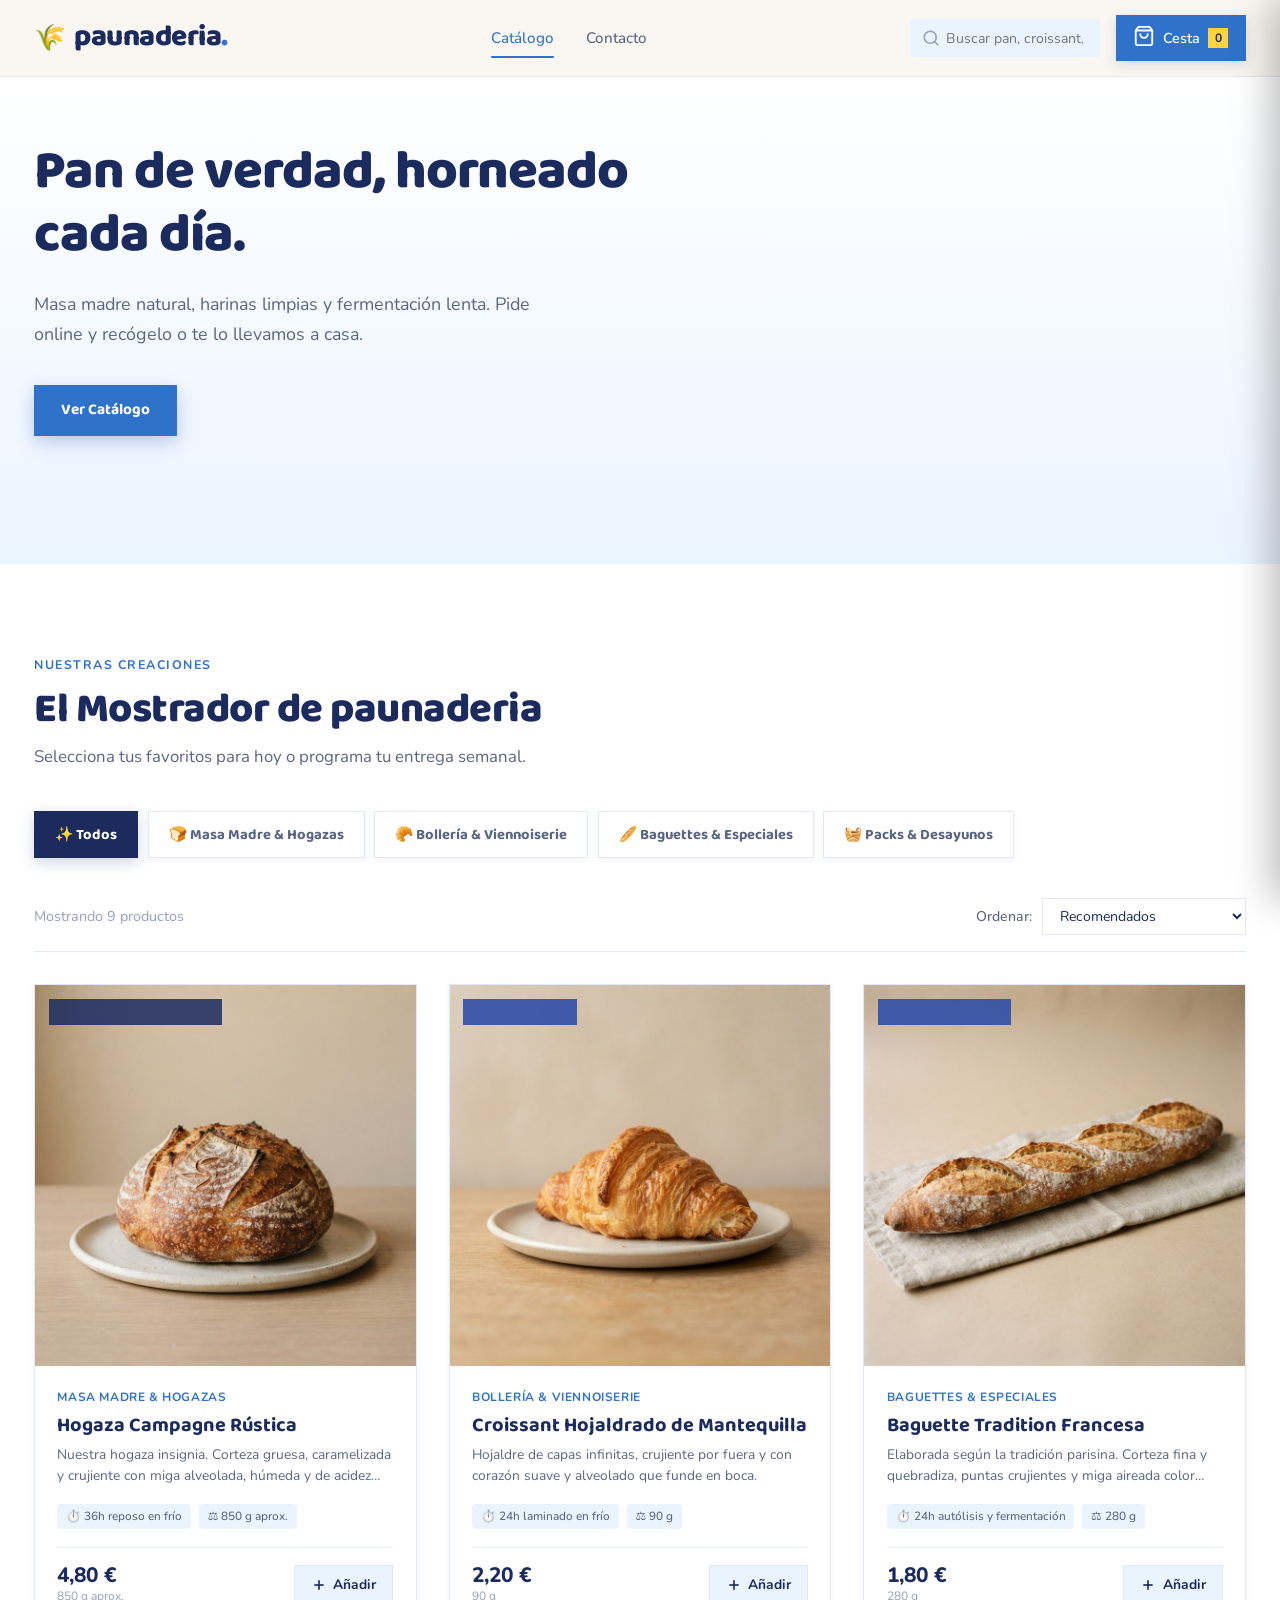
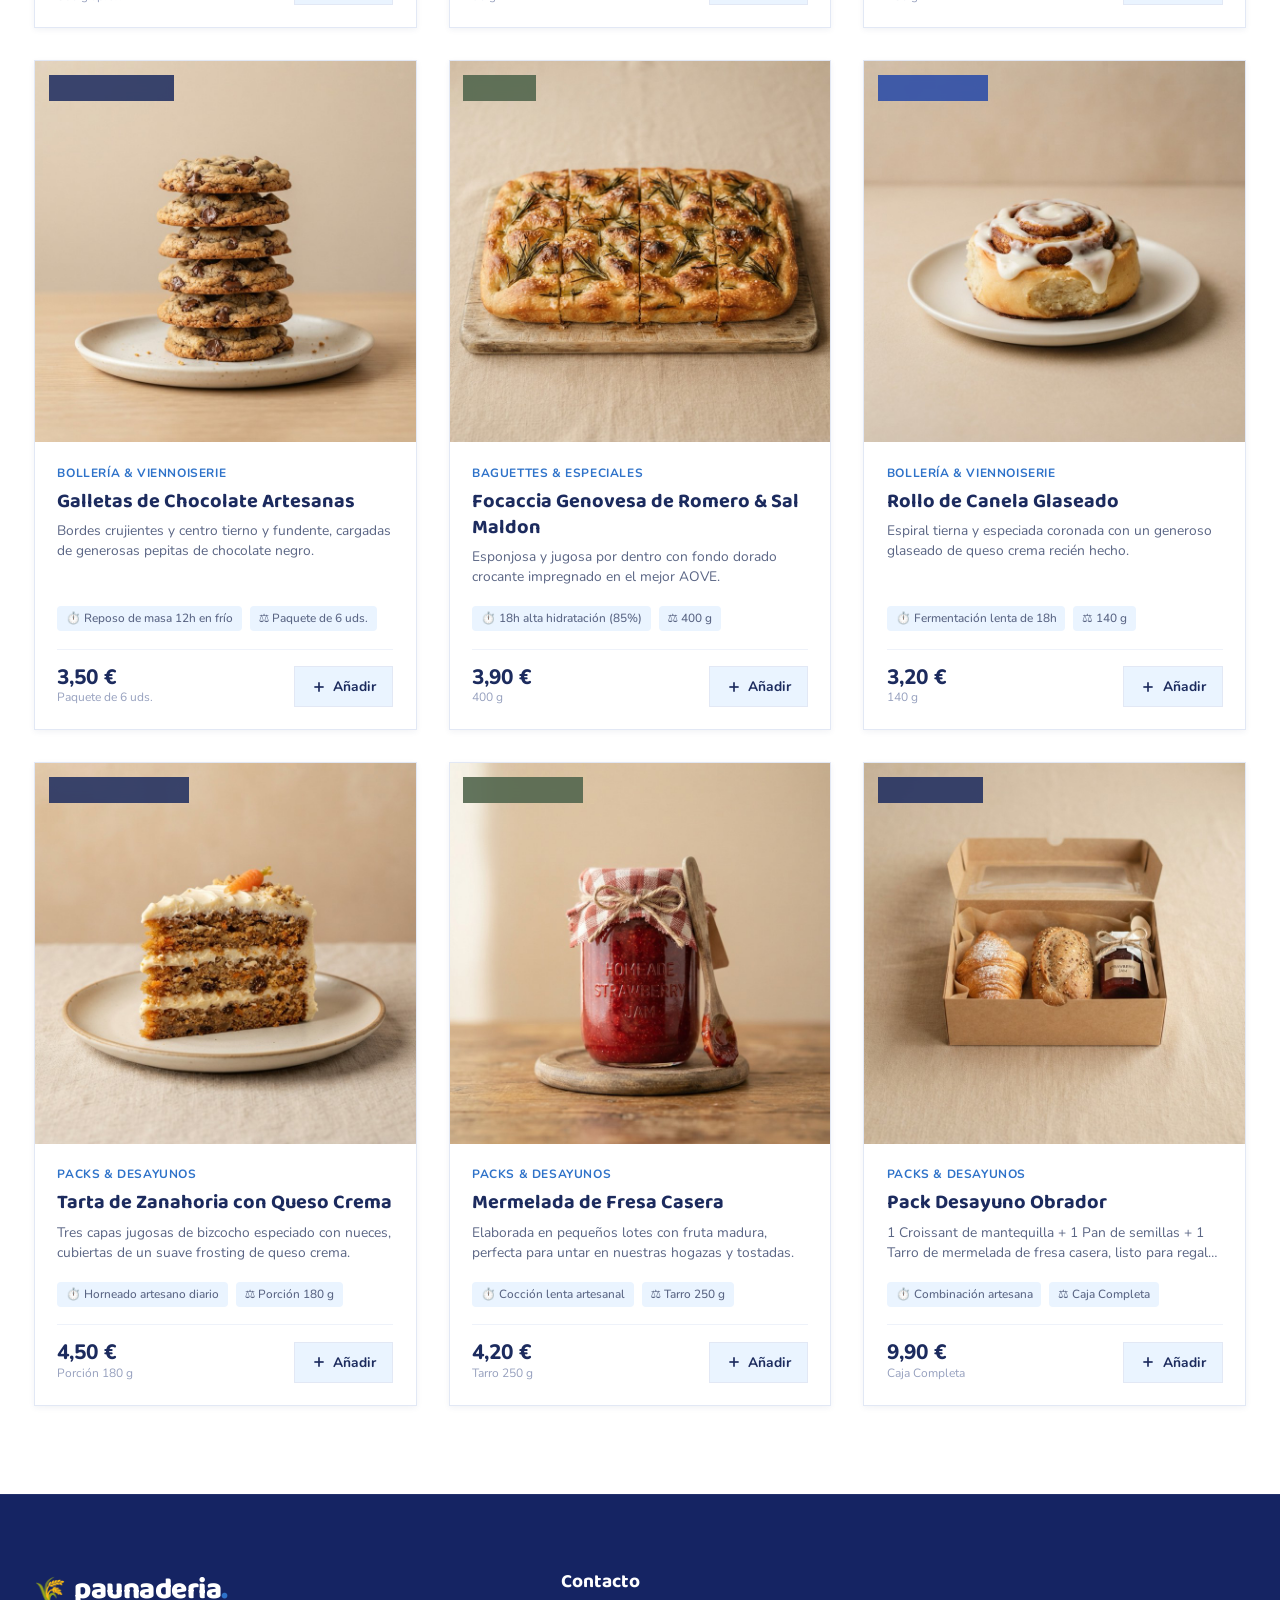
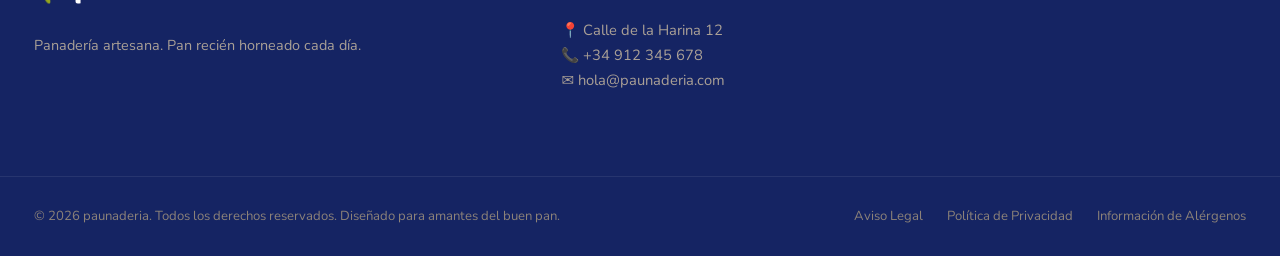
<file: index.html>
<!DOCTYPE html>
<html lang="es">
<head>
  <meta charset="UTF-8">
  <meta name="viewport" content="width=device-width, initial-scale=1.0">
  <title>paunaderia | Panadería Artesanal de Masa Madre & Viennoiserie</title>
  <meta name="description" content="paunaderia: Pan de verdad fermentado lentamente durante más de 30 horas. Harinas ecológicas, masa madre viva y repostería artesana recién horneada.">

  <!-- Open Graph / Twitter Card: many URL-preview and ad-generation tools read these
       tags first instead of crawling the whole page, so a representative product
       photo is exposed here too. -->
  <meta property="og:type" content="website">
  <meta property="og:title" content="paunaderia | Panadería Artesanal">
  <meta property="og:description" content="Pan de masa madre, bollería y repostería artesana. Catálogo completo con fotos y precios en euros.">
  <meta property="og:image" content="assets/images/hogaza-campagne.jpg">
  <meta property="og:image:width" content="800">
  <meta property="og:image:height" content="800">
  <meta name="twitter:card" content="summary_large_image">
  <meta name="twitter:image" content="assets/images/hogaza-campagne.jpg">

  <!-- Machine-readable product feeds for crawlers, scrapers and AI ad-generation tools
       (e.g. Higgsfield) to pull the full catalog + photos directly, without parsing the DOM. -->
  <link rel="alternate" type="application/json" href="products.json" title="paunaderia product feed">
  <link rel="alternate" type="application/json" href="products_feed.json" title="paunaderia ad catalog feed (Meta/Google Shopping schema)">
  <link rel="alternate" type="text/csv" href="products_feed.csv" title="paunaderia ad catalog feed (CSV)">
  <link rel="alternate" type="text/html" href="gallery.html" title="paunaderia raw product photo gallery">

  <!-- Favicon SVG -->
  <link rel="icon" type="image/svg+xml" href="data:image/svg+xml,<svg xmlns='http://www.w3.org/2000/svg' viewBox='0 0 100 100'><text y='.9em' font-size='90'>🥖</text></svg>">
  
  <!-- Google Fonts: Baloo 2 (bubbly display) + Nunito (friendly body) -->
  <link rel="preconnect" href="https://fonts.googleapis.com">
  <link rel="preconnect" href="https://fonts.gstatic.com" crossorigin>
  <link href="https://fonts.googleapis.com/css2?family=Baloo+2:wght@500;600;700;800&family=Nunito:ital,wght@0,400;0,500;0,600;0,700;0,800;1,600&display=swap" rel="stylesheet">
  
  <link rel="stylesheet" href="style.css">

  <!-- Static schema.org ItemList of the full product catalog (name, price, image, category).
       Written directly into the HTML (not injected by JS) so crawlers and AI tools that don't
       execute JavaScript (e.g. simple ad-catalog scrapers) still see every product + photo. -->
  <script type="application/ld+json" id="productCatalogJsonLd">
  {
    "@context": "https://schema.org",
    "@type": "ItemList",
    "name": "Catálogo paunaderia",
    "itemListElement": [
      {
        "@type": "ListItem",
        "position": 1,
        "item": {
          "@type": "Product",
          "sku": "hogaza-campagne",
          "name": "Hogaza Campagne Rústica",
          "category": "Masa Madre & Hogazas",
          "description": "Nuestra hogaza insignia. Corteza gruesa, caramelizada y crujiente con miga alveolada, húmeda y de acidez balanceada.",
          "image": "https://raw.githubusercontent.com/paumartifelip-cpu/paunaderia/main/assets/images/hogaza-campagne.jpg",
          "offers": { "@type": "Offer", "price": "4.80", "priceCurrency": "EUR", "availability": "https://schema.org/InStock" }
        }
      },
      {
        "@type": "ListItem",
        "position": 2,
        "item": {
          "@type": "Product",
          "sku": "croissant-mantequilla",
          "name": "Croissant Hojaldrado de Mantequilla",
          "category": "Bollería & Viennoiserie",
          "description": "Hojaldre de capas infinitas, crujiente por fuera y con corazón suave y alveolado que funde en boca.",
          "image": "https://raw.githubusercontent.com/paumartifelip-cpu/paunaderia/main/assets/images/croissant-mantequilla.jpg",
          "offers": { "@type": "Offer", "price": "2.20", "priceCurrency": "EUR", "availability": "https://schema.org/InStock" }
        }
      },
      {
        "@type": "ListItem",
        "position": 3,
        "item": {
          "@type": "Product",
          "sku": "baguette-tradition",
          "name": "Baguette Tradition Francesa",
          "category": "Baguettes & Especiales",
          "description": "Elaborada según la tradición parisina. Corteza fina y quebradiza, puntas crujientes y miga aireada color crema.",
          "image": "https://raw.githubusercontent.com/paumartifelip-cpu/paunaderia/main/assets/images/baguette-tradition.jpg",
          "offers": { "@type": "Offer", "price": "1.80", "priceCurrency": "EUR", "availability": "https://schema.org/InStock" }
        }
      },
      {
        "@type": "ListItem",
        "position": 4,
        "item": {
          "@type": "Product",
          "sku": "galletas-chocolate",
          "name": "Galletas de Chocolate Artesanas",
          "category": "Bollería & Viennoiserie",
          "description": "Bordes crujientes y centro tierno y fundente, cargadas de generosas pepitas de chocolate negro.",
          "image": "https://raw.githubusercontent.com/paumartifelip-cpu/paunaderia/main/assets/images/galletas-chocolate.jpg",
          "offers": { "@type": "Offer", "price": "3.50", "priceCurrency": "EUR", "availability": "https://schema.org/InStock" }
        }
      },
      {
        "@type": "ListItem",
        "position": 5,
        "item": {
          "@type": "Product",
          "sku": "focaccia-romero",
          "name": "Focaccia Genovesa de Romero & Sal Maldon",
          "category": "Baguettes & Especiales",
          "description": "Esponjosa y jugosa por dentro con fondo dorado crocante impregnado en el mejor AOVE.",
          "image": "https://raw.githubusercontent.com/paumartifelip-cpu/paunaderia/main/assets/images/focaccia-romero.jpg",
          "offers": { "@type": "Offer", "price": "3.90", "priceCurrency": "EUR", "availability": "https://schema.org/InStock" }
        }
      },
      {
        "@type": "ListItem",
        "position": 6,
        "item": {
          "@type": "Product",
          "sku": "rollo-canela",
          "name": "Rollo de Canela Glaseado",
          "category": "Bollería & Viennoiserie",
          "description": "Espiral tierna y especiada coronada con un generoso glaseado de queso crema recién hecho.",
          "image": "https://raw.githubusercontent.com/paumartifelip-cpu/paunaderia/main/assets/images/rollo-canela.jpg",
          "offers": { "@type": "Offer", "price": "3.20", "priceCurrency": "EUR", "availability": "https://schema.org/InStock" }
        }
      },
      {
        "@type": "ListItem",
        "position": 7,
        "item": {
          "@type": "Product",
          "sku": "tarta-zanahoria",
          "name": "Tarta de Zanahoria con Queso Crema",
          "category": "Packs & Desayunos",
          "description": "Tres capas jugosas de bizcocho especiado con nueces, cubiertas de un suave frosting de queso crema.",
          "image": "https://raw.githubusercontent.com/paumartifelip-cpu/paunaderia/main/assets/images/tarta-zanahoria.jpg",
          "offers": { "@type": "Offer", "price": "4.50", "priceCurrency": "EUR", "availability": "https://schema.org/InStock" }
        }
      },
      {
        "@type": "ListItem",
        "position": 8,
        "item": {
          "@type": "Product",
          "sku": "mermelada-fresa",
          "name": "Mermelada de Fresa Casera",
          "category": "Packs & Desayunos",
          "description": "Elaborada en pequeños lotes con fruta madura, perfecta para untar en nuestras hogazas y tostadas.",
          "image": "https://raw.githubusercontent.com/paumartifelip-cpu/paunaderia/main/assets/images/mermelada-fresa.jpg",
          "offers": { "@type": "Offer", "price": "4.20", "priceCurrency": "EUR", "availability": "https://schema.org/InStock" }
        }
      },
      {
        "@type": "ListItem",
        "position": 9,
        "item": {
          "@type": "Product",
          "sku": "pack-desayuno-obrador",
          "name": "Pack Desayuno Obrador",
          "category": "Packs & Desayunos",
          "description": "1 Croissant de mantequilla + 1 Pan de semillas + 1 Tarro de mermelada de fresa casera, listo para regalar o disfrutar.",
          "image": "https://raw.githubusercontent.com/paumartifelip-cpu/paunaderia/main/assets/images/pack-obrador.jpg",
          "offers": { "@type": "Offer", "price": "9.90", "priceCurrency": "EUR", "availability": "https://schema.org/InStock" }
        }
      }
    ]
  }
  </script>
</head>
<body>

  <!-- Header / Navigation -->
  <header class="main-header" id="mainHeader">
    <div class="container nav-container">
      <a href="#" class="brand-logo" aria-label="Inicio paunaderia">
        <span class="logo-mark">🌾</span>
        <span class="logo-text">paunaderia<span class="dot">.</span></span>
      </a>

      <nav class="nav-links" id="navLinks">
        <a href="#catalogo" class="nav-link active">Catálogo</a>
        <a href="#contacto" class="nav-link">Contacto</a>
      </nav>

      <div class="nav-actions">
        <!-- Live search bar toggle -->
        <div class="search-box">
          <input type="text" id="searchInput" placeholder="Buscar pan, croissant, centeno..." aria-label="Buscar producto">
          <button class="search-btn" id="searchBtn" aria-label="Buscar">
            <svg width="18" height="18" viewBox="0 0 24 24" fill="none" stroke="currentColor" stroke-width="2.2" stroke-linecap="round" stroke-linejoin="round"><circle cx="11" cy="11" r="8"></circle><line x1="21" y1="21" x2="16.65" y2="16.65"></line></svg>
          </button>
        </div>

        <!-- Cart Button with Animated Counter -->
        <button class="cart-trigger" id="cartTrigger" aria-label="Ver carrito">
          <span class="cart-icon">
            <svg width="22" height="22" viewBox="0 0 24 24" fill="none" stroke="currentColor" stroke-width="2" stroke-linecap="round" stroke-linejoin="round">
              <path d="M6 2L3 6v14a2 2 0 0 0 2 2h14a2 2 0 0 0 2-2V6l-3-4z"></path>
              <line x1="3" y1="6" x2="21" y2="6"></line>
              <path d="M16 10a4 4 0 0 1-8 0"></path>
            </svg>
          </span>
          <span class="cart-label">Cesta</span>
          <span class="cart-counter" id="cartCount">0</span>
        </button>

        <!-- Mobile hamburger toggle -->
        <button class="mobile-menu-btn" id="mobileMenuBtn" aria-label="Abrir menú de navegación">
          <span></span><span></span><span></span>
        </button>
      </div>
    </div>
  </header>

  <!-- Hero Section -->
  <section class="hero-section">
    <div class="container hero-container">
      <div class="hero-content">
        <h1 class="hero-title">Pan de verdad, horneado cada día.</h1>
        <p class="hero-subtitle">
          Masa madre natural, harinas limpias y fermentación lenta. Pide online y recógelo o te lo llevamos a casa.
        </p>
        <div class="hero-cta-group">
          <a href="#catalogo" class="btn btn-primary">
            <span>Ver Catálogo</span>
          </a>
        </div>
      </div>
    </div>
  </section>

  <!-- Catalog Section -->
  <section class="catalog-section" id="catalogo">
    <div class="container">
      <div class="section-header">
        <div class="section-tag">Nuestras Creaciones</div>
        <h2 class="section-title">El Mostrador de paunaderia</h2>
        <p class="section-subtitle">Selecciona tus favoritos para hoy o programa tu entrega semanal.</p>
      </div>

      <!-- Categories Filter Tabs -->
      <div class="category-tabs" id="categoryTabs">
        <button class="tab-btn active" data-category="todos">
          <span>✨ Todos</span>
        </button>
        <button class="tab-btn" data-category="masa-madre">
          <span>🍞 Masa Madre & Hogazas</span>
        </button>
        <button class="tab-btn" data-category="viennoiserie">
          <span>🥐 Bollería & Viennoiserie</span>
        </button>
        <button class="tab-btn" data-category="especiales">
          <span>🥖 Baguettes & Especiales</span>
        </button>
        <button class="tab-btn" data-category="packs">
          <span>🧺 Packs & Desayunos</span>
        </button>
      </div>

      <!-- Active Filters / Results summary -->
      <div class="catalog-status-bar">
        <span id="resultsCount">Mostrando todos los productos</span>
        <div class="catalog-controls">
          <label for="sortSelect" class="sort-label">Ordenar:</label>
          <select id="sortSelect" class="sort-select">
            <option value="destacados">Recomendados</option>
            <option value="precio-menor">Precio: Menor a Mayor</option>
            <option value="precio-mayor">Precio: Mayor a Menor</option>
            <option value="popular">Más Populares</option>
          </select>
        </div>
      </div>

      <!-- Products Grid -->
      <div class="products-grid" id="productsGrid">
      <article class="product-card" data-id="hogaza-campagne" data-sku="hogaza-campagne" data-category="masa-madre" data-price="4.80" data-currency="EUR" data-image="assets/images/hogaza-campagne.jpg" itemscope itemtype="https://schema.org/Product">
        <meta itemprop="sku" content="hogaza-campagne">
        <meta itemprop="category" content="Masa Madre & Hogazas">
        <div class="product-thumb-wrap" onclick="openProductModal('hogaza-campagne')" title="Ver detalles de Hogaza Campagne Rústica">
          <div class="product-badges"><span class="badge badge-highlight">Estrella del Obrador</span></div>
          
          <img 
            src="assets/images/hogaza-campagne.jpg" 
            alt="Hogaza Campagne Rústica - Masa Madre & Hogazas de paunaderia, 850 g aprox., 4.80 EUR" 
            class="product-thumb"
            width="800" height="800"
            itemprop="image"
            data-product-id="hogaza-campagne"
            data-product-name="Hogaza Campagne Rústica"
            onerror="handleImageError(this, '🍞', 'Hogaza Campagne Rústica')"
          >

          <button class="quick-view-btn" onclick="event.stopPropagation(); openProductModal('hogaza-campagne')" aria-label="Ver detalles">
            <svg width="18" height="18" viewBox="0 0 24 24" fill="none" stroke="currentColor" stroke-width="2.2"><path d="M1 12s4-8 11-8 11 8 11 8-4 8-11 8-11-8-11-8z"></path><circle cx="12" cy="12" r="3"></circle></svg>
          </button>
        </div>

        <div class="product-details">
          <div class="product-category-name">Masa Madre & Hogazas</div>
          <h3 class="product-title" itemprop="name" onclick="openProductModal('hogaza-campagne')" style="cursor: pointer;">Hogaza Campagne Rústica</h3>
          <p class="product-description" itemprop="description">Nuestra hogaza insignia. Corteza gruesa, caramelizada y crujiente con miga alveolada, húmeda y de acidez balanceada.</p>
          
          <div class="product-meta-tags">
            <span class="meta-pill">⏱️ 36h reposo en frío</span>
            <span class="meta-pill">⚖️ 850 g aprox.</span>
          </div>

          <div class="product-footer-row" itemprop="offers" itemscope itemtype="https://schema.org/Offer">
            <meta itemprop="priceCurrency" content="EUR">
            <meta itemprop="price" content="4.80">
            <meta itemprop="availability" content="https://schema.org/InStock">
            <div class="product-price-wrap">
              <span class="product-price">4,80 €</span>
              <span class="product-weight">850 g aprox.</span>
            </div>

            <button class="add-cart-btn" onclick="addToCart('hogaza-campagne')">
              <svg width="16" height="16" viewBox="0 0 24 24" fill="none" stroke="currentColor" stroke-width="2.5"><line x1="12" y1="5" x2="12" y2="19"></line><line x1="5" y1="12" x2="19" y2="12"></line></svg>
              <span>Añadir</span>
            </button>
          </div>
        </div>
      </article>
    
      <article class="product-card" data-id="croissant-mantequilla" data-sku="croissant-mantequilla" data-category="viennoiserie" data-price="2.20" data-currency="EUR" data-image="assets/images/croissant-mantequilla.jpg" itemscope itemtype="https://schema.org/Product">
        <meta itemprop="sku" content="croissant-mantequilla">
        <meta itemprop="category" content="Bollería & Viennoiserie">
        <div class="product-thumb-wrap" onclick="openProductModal('croissant-mantequilla')" title="Ver detalles de Croissant Hojaldrado de Mantequilla">
          <div class="product-badges"><span class="badge badge-fermentation">Recién Salido</span></div>
          
          <img 
            src="assets/images/croissant-mantequilla.jpg" 
            alt="Croissant Hojaldrado de Mantequilla - Bollería & Viennoiserie de paunaderia, 90 g, 2.20 EUR" 
            class="product-thumb"
            width="800" height="800"
            itemprop="image"
            data-product-id="croissant-mantequilla"
            data-product-name="Croissant Hojaldrado de Mantequilla"
            onerror="handleImageError(this, '🥐', 'Croissant Hojaldrado de Mantequilla')"
          >

          <button class="quick-view-btn" onclick="event.stopPropagation(); openProductModal('croissant-mantequilla')" aria-label="Ver detalles">
            <svg width="18" height="18" viewBox="0 0 24 24" fill="none" stroke="currentColor" stroke-width="2.2"><path d="M1 12s4-8 11-8 11 8 11 8-4 8-11 8-11-8-11-8z"></path><circle cx="12" cy="12" r="3"></circle></svg>
          </button>
        </div>

        <div class="product-details">
          <div class="product-category-name">Bollería & Viennoiserie</div>
          <h3 class="product-title" itemprop="name" onclick="openProductModal('croissant-mantequilla')" style="cursor: pointer;">Croissant Hojaldrado de Mantequilla</h3>
          <p class="product-description" itemprop="description">Hojaldre de capas infinitas, crujiente por fuera y con corazón suave y alveolado que funde en boca.</p>
          
          <div class="product-meta-tags">
            <span class="meta-pill">⏱️ 24h laminado en frío</span>
            <span class="meta-pill">⚖️ 90 g</span>
          </div>

          <div class="product-footer-row" itemprop="offers" itemscope itemtype="https://schema.org/Offer">
            <meta itemprop="priceCurrency" content="EUR">
            <meta itemprop="price" content="2.20">
            <meta itemprop="availability" content="https://schema.org/InStock">
            <div class="product-price-wrap">
              <span class="product-price">2,20 €</span>
              <span class="product-weight">90 g</span>
            </div>

            <button class="add-cart-btn" onclick="addToCart('croissant-mantequilla')">
              <svg width="16" height="16" viewBox="0 0 24 24" fill="none" stroke="currentColor" stroke-width="2.5"><line x1="12" y1="5" x2="12" y2="19"></line><line x1="5" y1="12" x2="19" y2="12"></line></svg>
              <span>Añadir</span>
            </button>
          </div>
        </div>
      </article>
    
      <article class="product-card" data-id="baguette-tradition" data-sku="baguette-tradition" data-category="especiales" data-price="1.80" data-currency="EUR" data-image="assets/images/baguette-tradition.jpg" itemscope itemtype="https://schema.org/Product">
        <meta itemprop="sku" content="baguette-tradition">
        <meta itemprop="category" content="Baguettes & Especiales">
        <div class="product-thumb-wrap" onclick="openProductModal('baguette-tradition')" title="Ver detalles de Baguette Tradition Francesa">
          <div class="product-badges"><span class="badge badge-fermentation">Crujiente Diario</span></div>
          
          <img 
            src="assets/images/baguette-tradition.jpg" 
            alt="Baguette Tradition Francesa - Baguettes & Especiales de paunaderia, 280 g, 1.80 EUR" 
            class="product-thumb"
            width="800" height="800"
            itemprop="image"
            data-product-id="baguette-tradition"
            data-product-name="Baguette Tradition Francesa"
            onerror="handleImageError(this, '🥖', 'Baguette Tradition Francesa')"
          >

          <button class="quick-view-btn" onclick="event.stopPropagation(); openProductModal('baguette-tradition')" aria-label="Ver detalles">
            <svg width="18" height="18" viewBox="0 0 24 24" fill="none" stroke="currentColor" stroke-width="2.2"><path d="M1 12s4-8 11-8 11 8 11 8-4 8-11 8-11-8-11-8z"></path><circle cx="12" cy="12" r="3"></circle></svg>
          </button>
        </div>

        <div class="product-details">
          <div class="product-category-name">Baguettes & Especiales</div>
          <h3 class="product-title" itemprop="name" onclick="openProductModal('baguette-tradition')" style="cursor: pointer;">Baguette Tradition Francesa</h3>
          <p class="product-description" itemprop="description">Elaborada según la tradición parisina. Corteza fina y quebradiza, puntas crujientes y miga aireada color crema.</p>
          
          <div class="product-meta-tags">
            <span class="meta-pill">⏱️ 24h autólisis y fermentación</span>
            <span class="meta-pill">⚖️ 280 g</span>
          </div>

          <div class="product-footer-row" itemprop="offers" itemscope itemtype="https://schema.org/Offer">
            <meta itemprop="priceCurrency" content="EUR">
            <meta itemprop="price" content="1.80">
            <meta itemprop="availability" content="https://schema.org/InStock">
            <div class="product-price-wrap">
              <span class="product-price">1,80 €</span>
              <span class="product-weight">280 g</span>
            </div>

            <button class="add-cart-btn" onclick="addToCart('baguette-tradition')">
              <svg width="16" height="16" viewBox="0 0 24 24" fill="none" stroke="currentColor" stroke-width="2.5"><line x1="12" y1="5" x2="12" y2="19"></line><line x1="5" y1="12" x2="19" y2="12"></line></svg>
              <span>Añadir</span>
            </button>
          </div>
        </div>
      </article>
    
      <article class="product-card" data-id="galletas-chocolate" data-sku="galletas-chocolate" data-category="viennoiserie" data-price="3.50" data-currency="EUR" data-image="assets/images/galletas-chocolate.jpg" itemscope itemtype="https://schema.org/Product">
        <meta itemprop="sku" content="galletas-chocolate">
        <meta itemprop="category" content="Bollería & Viennoiserie">
        <div class="product-thumb-wrap" onclick="openProductModal('galletas-chocolate')" title="Ver detalles de Galletas de Chocolate Artesanas">
          <div class="product-badges"><span class="badge badge-highlight">Favorito Dulce</span></div>
          
          <img 
            src="assets/images/galletas-chocolate.jpg" 
            alt="Galletas de Chocolate Artesanas - Bollería & Viennoiserie de paunaderia, Paquete de 6 uds., 3.50 EUR" 
            class="product-thumb"
            width="800" height="800"
            itemprop="image"
            data-product-id="galletas-chocolate"
            data-product-name="Galletas de Chocolate Artesanas"
            onerror="handleImageError(this, '🍪', 'Galletas de Chocolate Artesanas')"
          >

          <button class="quick-view-btn" onclick="event.stopPropagation(); openProductModal('galletas-chocolate')" aria-label="Ver detalles">
            <svg width="18" height="18" viewBox="0 0 24 24" fill="none" stroke="currentColor" stroke-width="2.2"><path d="M1 12s4-8 11-8 11 8 11 8-4 8-11 8-11-8-11-8z"></path><circle cx="12" cy="12" r="3"></circle></svg>
          </button>
        </div>

        <div class="product-details">
          <div class="product-category-name">Bollería & Viennoiserie</div>
          <h3 class="product-title" itemprop="name" onclick="openProductModal('galletas-chocolate')" style="cursor: pointer;">Galletas de Chocolate Artesanas</h3>
          <p class="product-description" itemprop="description">Bordes crujientes y centro tierno y fundente, cargadas de generosas pepitas de chocolate negro.</p>
          
          <div class="product-meta-tags">
            <span class="meta-pill">⏱️ Reposo de masa 12h en frío</span>
            <span class="meta-pill">⚖️ Paquete de 6 uds.</span>
          </div>

          <div class="product-footer-row" itemprop="offers" itemscope itemtype="https://schema.org/Offer">
            <meta itemprop="priceCurrency" content="EUR">
            <meta itemprop="price" content="3.50">
            <meta itemprop="availability" content="https://schema.org/InStock">
            <div class="product-price-wrap">
              <span class="product-price">3,50 €</span>
              <span class="product-weight">Paquete de 6 uds.</span>
            </div>

            <button class="add-cart-btn" onclick="addToCart('galletas-chocolate')">
              <svg width="16" height="16" viewBox="0 0 24 24" fill="none" stroke="currentColor" stroke-width="2.5"><line x1="12" y1="5" x2="12" y2="19"></line><line x1="5" y1="12" x2="19" y2="12"></line></svg>
              <span>Añadir</span>
            </button>
          </div>
        </div>
      </article>
    
      <article class="product-card" data-id="focaccia-romero" data-sku="focaccia-romero" data-category="especiales" data-price="3.90" data-currency="EUR" data-image="assets/images/focaccia-romero.jpg" itemscope itemtype="https://schema.org/Product">
        <meta itemprop="sku" content="focaccia-romero">
        <meta itemprop="category" content="Baguettes & Especiales">
        <div class="product-thumb-wrap" onclick="openProductModal('focaccia-romero')" title="Ver detalles de Focaccia Genovesa de Romero & Sal Maldon">
          <div class="product-badges"><span class="badge badge-vegan">Vegano</span></div>
          
          <img 
            src="assets/images/focaccia-romero.jpg" 
            alt="Focaccia Genovesa de Romero & Sal Maldon - Baguettes & Especiales de paunaderia, 400 g, 3.90 EUR" 
            class="product-thumb"
            width="800" height="800"
            itemprop="image"
            data-product-id="focaccia-romero"
            data-product-name="Focaccia Genovesa de Romero & Sal Maldon"
            onerror="handleImageError(this, '🌿', 'Focaccia Genovesa de Romero & Sal Maldon')"
          >

          <button class="quick-view-btn" onclick="event.stopPropagation(); openProductModal('focaccia-romero')" aria-label="Ver detalles">
            <svg width="18" height="18" viewBox="0 0 24 24" fill="none" stroke="currentColor" stroke-width="2.2"><path d="M1 12s4-8 11-8 11 8 11 8-4 8-11 8-11-8-11-8z"></path><circle cx="12" cy="12" r="3"></circle></svg>
          </button>
        </div>

        <div class="product-details">
          <div class="product-category-name">Baguettes & Especiales</div>
          <h3 class="product-title" itemprop="name" onclick="openProductModal('focaccia-romero')" style="cursor: pointer;">Focaccia Genovesa de Romero & Sal Maldon</h3>
          <p class="product-description" itemprop="description">Esponjosa y jugosa por dentro con fondo dorado crocante impregnado en el mejor AOVE.</p>
          
          <div class="product-meta-tags">
            <span class="meta-pill">⏱️ 18h alta hidratación (85%)</span>
            <span class="meta-pill">⚖️ 400 g</span>
          </div>

          <div class="product-footer-row" itemprop="offers" itemscope itemtype="https://schema.org/Offer">
            <meta itemprop="priceCurrency" content="EUR">
            <meta itemprop="price" content="3.90">
            <meta itemprop="availability" content="https://schema.org/InStock">
            <div class="product-price-wrap">
              <span class="product-price">3,90 €</span>
              <span class="product-weight">400 g</span>
            </div>

            <button class="add-cart-btn" onclick="addToCart('focaccia-romero')">
              <svg width="16" height="16" viewBox="0 0 24 24" fill="none" stroke="currentColor" stroke-width="2.5"><line x1="12" y1="5" x2="12" y2="19"></line><line x1="5" y1="12" x2="19" y2="12"></line></svg>
              <span>Añadir</span>
            </button>
          </div>
        </div>
      </article>
    
      <article class="product-card" data-id="rollo-canela" data-sku="rollo-canela" data-category="viennoiserie" data-price="3.20" data-currency="EUR" data-image="assets/images/rollo-canela.jpg" itemscope itemtype="https://schema.org/Product">
        <meta itemprop="sku" content="rollo-canela">
        <meta itemprop="category" content="Bollería & Viennoiserie">
        <div class="product-thumb-wrap" onclick="openProductModal('rollo-canela')" title="Ver detalles de Rollo de Canela Glaseado">
          <div class="product-badges"><span class="badge badge-fermentation">Tierno 4 días</span></div>
          
          <img 
            src="assets/images/rollo-canela.jpg" 
            alt="Rollo de Canela Glaseado - Bollería & Viennoiserie de paunaderia, 140 g, 3.20 EUR" 
            class="product-thumb"
            width="800" height="800"
            itemprop="image"
            data-product-id="rollo-canela"
            data-product-name="Rollo de Canela Glaseado"
            onerror="handleImageError(this, '🌀', 'Rollo de Canela Glaseado')"
          >

          <button class="quick-view-btn" onclick="event.stopPropagation(); openProductModal('rollo-canela')" aria-label="Ver detalles">
            <svg width="18" height="18" viewBox="0 0 24 24" fill="none" stroke="currentColor" stroke-width="2.2"><path d="M1 12s4-8 11-8 11 8 11 8-4 8-11 8-11-8-11-8z"></path><circle cx="12" cy="12" r="3"></circle></svg>
          </button>
        </div>

        <div class="product-details">
          <div class="product-category-name">Bollería & Viennoiserie</div>
          <h3 class="product-title" itemprop="name" onclick="openProductModal('rollo-canela')" style="cursor: pointer;">Rollo de Canela Glaseado</h3>
          <p class="product-description" itemprop="description">Espiral tierna y especiada coronada con un generoso glaseado de queso crema recién hecho.</p>
          
          <div class="product-meta-tags">
            <span class="meta-pill">⏱️ Fermentación lenta de 18h</span>
            <span class="meta-pill">⚖️ 140 g</span>
          </div>

          <div class="product-footer-row" itemprop="offers" itemscope itemtype="https://schema.org/Offer">
            <meta itemprop="priceCurrency" content="EUR">
            <meta itemprop="price" content="3.20">
            <meta itemprop="availability" content="https://schema.org/InStock">
            <div class="product-price-wrap">
              <span class="product-price">3,20 €</span>
              <span class="product-weight">140 g</span>
            </div>

            <button class="add-cart-btn" onclick="addToCart('rollo-canela')">
              <svg width="16" height="16" viewBox="0 0 24 24" fill="none" stroke="currentColor" stroke-width="2.5"><line x1="12" y1="5" x2="12" y2="19"></line><line x1="5" y1="12" x2="19" y2="12"></line></svg>
              <span>Añadir</span>
            </button>
          </div>
        </div>
      </article>
    
      <article class="product-card" data-id="tarta-zanahoria" data-sku="tarta-zanahoria" data-category="packs" data-price="4.50" data-currency="EUR" data-image="assets/images/tarta-zanahoria.jpg" itemscope itemtype="https://schema.org/Product">
        <meta itemprop="sku" content="tarta-zanahoria">
        <meta itemprop="category" content="Packs & Desayunos">
        <div class="product-thumb-wrap" onclick="openProductModal('tarta-zanahoria')" title="Ver detalles de Tarta de Zanahoria con Queso Crema">
          <div class="product-badges"><span class="badge badge-highlight">Recién Horneada</span></div>
          
          <img 
            src="assets/images/tarta-zanahoria.jpg" 
            alt="Tarta de Zanahoria con Queso Crema - Packs & Desayunos de paunaderia, Porción 180 g, 4.50 EUR" 
            class="product-thumb"
            width="800" height="800"
            itemprop="image"
            data-product-id="tarta-zanahoria"
            data-product-name="Tarta de Zanahoria con Queso Crema"
            onerror="handleImageError(this, '🥕', 'Tarta de Zanahoria con Queso Crema')"
          >

          <button class="quick-view-btn" onclick="event.stopPropagation(); openProductModal('tarta-zanahoria')" aria-label="Ver detalles">
            <svg width="18" height="18" viewBox="0 0 24 24" fill="none" stroke="currentColor" stroke-width="2.2"><path d="M1 12s4-8 11-8 11 8 11 8-4 8-11 8-11-8-11-8z"></path><circle cx="12" cy="12" r="3"></circle></svg>
          </button>
        </div>

        <div class="product-details">
          <div class="product-category-name">Packs & Desayunos</div>
          <h3 class="product-title" itemprop="name" onclick="openProductModal('tarta-zanahoria')" style="cursor: pointer;">Tarta de Zanahoria con Queso Crema</h3>
          <p class="product-description" itemprop="description">Tres capas jugosas de bizcocho especiado con nueces, cubiertas de un suave frosting de queso crema.</p>
          
          <div class="product-meta-tags">
            <span class="meta-pill">⏱️ Horneado artesano diario</span>
            <span class="meta-pill">⚖️ Porción 180 g</span>
          </div>

          <div class="product-footer-row" itemprop="offers" itemscope itemtype="https://schema.org/Offer">
            <meta itemprop="priceCurrency" content="EUR">
            <meta itemprop="price" content="4.50">
            <meta itemprop="availability" content="https://schema.org/InStock">
            <div class="product-price-wrap">
              <span class="product-price">4,50 €</span>
              <span class="product-weight">Porción 180 g</span>
            </div>

            <button class="add-cart-btn" onclick="addToCart('tarta-zanahoria')">
              <svg width="16" height="16" viewBox="0 0 24 24" fill="none" stroke="currentColor" stroke-width="2.5"><line x1="12" y1="5" x2="12" y2="19"></line><line x1="5" y1="12" x2="19" y2="12"></line></svg>
              <span>Añadir</span>
            </button>
          </div>
        </div>
      </article>
    
      <article class="product-card" data-id="mermelada-fresa" data-sku="mermelada-fresa" data-category="packs" data-price="4.20" data-currency="EUR" data-image="assets/images/mermelada-fresa.jpg" itemscope itemtype="https://schema.org/Product">
        <meta itemprop="sku" content="mermelada-fresa">
        <meta itemprop="category" content="Packs & Desayunos">
        <div class="product-thumb-wrap" onclick="openProductModal('mermelada-fresa')" title="Ver detalles de Mermelada de Fresa Casera">
          <div class="product-badges"><span class="badge badge-vegan">Hecho a Mano</span></div>
          
          <img 
            src="assets/images/mermelada-fresa.jpg" 
            alt="Mermelada de Fresa Casera - Packs & Desayunos de paunaderia, Tarro 250 g, 4.20 EUR" 
            class="product-thumb"
            width="800" height="800"
            itemprop="image"
            data-product-id="mermelada-fresa"
            data-product-name="Mermelada de Fresa Casera"
            onerror="handleImageError(this, '🍓', 'Mermelada de Fresa Casera')"
          >

          <button class="quick-view-btn" onclick="event.stopPropagation(); openProductModal('mermelada-fresa')" aria-label="Ver detalles">
            <svg width="18" height="18" viewBox="0 0 24 24" fill="none" stroke="currentColor" stroke-width="2.2"><path d="M1 12s4-8 11-8 11 8 11 8-4 8-11 8-11-8-11-8z"></path><circle cx="12" cy="12" r="3"></circle></svg>
          </button>
        </div>

        <div class="product-details">
          <div class="product-category-name">Packs & Desayunos</div>
          <h3 class="product-title" itemprop="name" onclick="openProductModal('mermelada-fresa')" style="cursor: pointer;">Mermelada de Fresa Casera</h3>
          <p class="product-description" itemprop="description">Elaborada en pequeños lotes con fruta madura, perfecta para untar en nuestras hogazas y tostadas.</p>
          
          <div class="product-meta-tags">
            <span class="meta-pill">⏱️ Cocción lenta artesanal</span>
            <span class="meta-pill">⚖️ Tarro 250 g</span>
          </div>

          <div class="product-footer-row" itemprop="offers" itemscope itemtype="https://schema.org/Offer">
            <meta itemprop="priceCurrency" content="EUR">
            <meta itemprop="price" content="4.20">
            <meta itemprop="availability" content="https://schema.org/InStock">
            <div class="product-price-wrap">
              <span class="product-price">4,20 €</span>
              <span class="product-weight">Tarro 250 g</span>
            </div>

            <button class="add-cart-btn" onclick="addToCart('mermelada-fresa')">
              <svg width="16" height="16" viewBox="0 0 24 24" fill="none" stroke="currentColor" stroke-width="2.5"><line x1="12" y1="5" x2="12" y2="19"></line><line x1="5" y1="12" x2="19" y2="12"></line></svg>
              <span>Añadir</span>
            </button>
          </div>
        </div>
      </article>
    
      <article class="product-card" data-id="pack-desayuno-obrador" data-sku="pack-desayuno-obrador" data-category="packs" data-price="9.90" data-currency="EUR" data-image="assets/images/pack-obrador.jpg" itemscope itemtype="https://schema.org/Product">
        <meta itemprop="sku" content="pack-desayuno-obrador">
        <meta itemprop="category" content="Packs & Desayunos">
        <div class="product-thumb-wrap" onclick="openProductModal('pack-desayuno-obrador')" title="Ver detalles de Pack Desayuno Obrador">
          <div class="product-badges"><span class="badge badge-highlight">Ahorro 15%</span></div>
          
          <img 
            src="assets/images/pack-obrador.jpg" 
            alt="Pack Desayuno Obrador - Packs & Desayunos de paunaderia, Caja Completa, 9.90 EUR" 
            class="product-thumb"
            width="800" height="800"
            itemprop="image"
            data-product-id="pack-desayuno-obrador"
            data-product-name="Pack Desayuno Obrador"
            onerror="handleImageError(this, '🎁', 'Pack Desayuno Obrador')"
          >

          <button class="quick-view-btn" onclick="event.stopPropagation(); openProductModal('pack-desayuno-obrador')" aria-label="Ver detalles">
            <svg width="18" height="18" viewBox="0 0 24 24" fill="none" stroke="currentColor" stroke-width="2.2"><path d="M1 12s4-8 11-8 11 8 11 8-4 8-11 8-11-8-11-8z"></path><circle cx="12" cy="12" r="3"></circle></svg>
          </button>
        </div>

        <div class="product-details">
          <div class="product-category-name">Packs & Desayunos</div>
          <h3 class="product-title" itemprop="name" onclick="openProductModal('pack-desayuno-obrador')" style="cursor: pointer;">Pack Desayuno Obrador</h3>
          <p class="product-description" itemprop="description">1 Croissant de mantequilla + 1 Pan de semillas + 1 Tarro de mermelada de fresa casera, listo para regalar o disfrutar.</p>
          
          <div class="product-meta-tags">
            <span class="meta-pill">⏱️ Combinación artesana</span>
            <span class="meta-pill">⚖️ Caja Completa</span>
          </div>

          <div class="product-footer-row" itemprop="offers" itemscope itemtype="https://schema.org/Offer">
            <meta itemprop="priceCurrency" content="EUR">
            <meta itemprop="price" content="9.90">
            <meta itemprop="availability" content="https://schema.org/InStock">
            <div class="product-price-wrap">
              <span class="product-price">9,90 €</span>
              <span class="product-weight">Caja Completa</span>
            </div>

            <button class="add-cart-btn" onclick="addToCart('pack-desayuno-obrador')">
              <svg width="16" height="16" viewBox="0 0 24 24" fill="none" stroke="currentColor" stroke-width="2.5"><line x1="12" y1="5" x2="12" y2="19"></line><line x1="5" y1="12" x2="19" y2="12"></line></svg>
              <span>Añadir</span>
            </button>
          </div>
        </div>
      </article>
    </div>

      <!-- Empty State (hidden by default) -->
      <div class="empty-state" id="emptyState" style="display: none;">
        <div class="empty-icon">🔍</div>
        <h3>No encontramos panes con ese criterio</h3>
        <p>Prueba con otra palabra o limpia los filtros para ver todo nuestro mostrador.</p>
        <button class="btn btn-outline" id="resetFiltersBtn">Ver todo el catálogo</button>
      </div>
    </div>
  </section>

  <!-- Contact & Location Footer -->
  <footer class="main-footer" id="contacto">
    <div class="container footer-grid">
      <div class="footer-col brand-col">
        <a href="#" class="brand-logo footer-logo">
          <span class="logo-mark">🌾</span>
          <span class="logo-text">paunaderia<span class="dot">.</span></span>
        </a>
        <p class="footer-bio">
          Panadería artesana. Pan recién horneado cada día.
        </p>
      </div>

      <div class="footer-col">
        <h4 class="footer-heading">Contacto</h4>
        <p class="address-text">
          📍 Calle de la Harina 12<br>
          📞 +34 912 345 678<br>
          ✉️ hola@paunaderia.com
        </p>
      </div>
    </div>

    <div class="footer-bottom">
      <div class="container footer-bottom-inner">
        <p>© <span id="currentYear">2026</span> paunaderia. Todos los derechos reservados. Diseñado para amantes del buen pan.</p>
        <div class="legal-links">
          <a href="#">Aviso Legal</a>
          <a href="#">Política de Privacidad</a>
          <a href="#">Información de Alérgenos</a>
        </div>
      </div>
    </div>
  </footer>

  <!-- Slide-out Cart Drawer -->
  <div class="cart-backdrop" id="cartBackdrop"></div>
  <aside class="cart-drawer" id="cartDrawer" aria-label="Cesta de la compra">
    <div class="cart-header">
      <div class="cart-title-wrap">
        <h3 class="cart-title">Tu Cesta Artesana</h3>
        <span class="cart-subtitle" id="cartItemsSubtitle">0 productos</span>
      </div>
      <button class="cart-close-btn" id="cartCloseBtn" aria-label="Cerrar cesta">&times;</button>
    </div>

    <!-- Free Shipping Progress Bar -->
    <div class="shipping-progress-container" id="shippingProgressContainer">
      <div class="shipping-text" id="shippingText">Añade 25,00 € más para <strong>envío gratis</strong></div>
      <div class="progress-bar">
        <div class="progress-fill" id="shippingProgressFill" style="width: 0%;"></div>
      </div>
    </div>

    <!-- Cart Items Scroll Area -->
    <div class="cart-items" id="cartItemsContainer">
      <!-- Items dynamically injected -->
    </div>

    <!-- Cart Footer with Totals and Checkout -->
    <div class="cart-footer" id="cartFooter">
      <div class="cart-options">
        <label class="cart-option-label">
          <span>🔪 Preparación:</span>
          <select id="breadCutOption" class="cut-select">
            <option value="entero">Panes enteros (Mayor frescura)</option>
            <option value="rebanado">Rebanado listo para tostar</option>
          </select>
        </label>
        <label class="cart-option-label">
          <span>📅 Entrega:</span>
          <select id="deliverySlotOption" class="cut-select">
            <option value="manana-primera">Mañana: 08:00 - 10:00 h</option>
            <option value="manana-segunda">Mañana: 10:30 - 13:00 h</option>
            <option value="tarde">Tarde: 17:00 - 19:30 h</option>
            <option value="recogida">Recogida en Obrador (Sin coste)</option>
          </select>
        </label>
      </div>

      <div class="cart-summary">
        <div class="summary-line">
          <span>Subtotal</span>
          <span id="cartSubtotal">0,00 €</span>
        </div>
        <div class="summary-line">
          <span>Envío</span>
          <span id="cartShippingCost">3,50 €</span>
        </div>
        <div class="summary-line total-line">
          <span>Total</span>
          <span id="cartTotal">0,00 €</span>
        </div>
      </div>

      <button class="btn btn-primary btn-block checkout-btn" id="checkoutBtn">
        <span>Tramitar Pedido</span>
        <svg width="20" height="20" viewBox="0 0 24 24" fill="none" stroke="currentColor" stroke-width="2.5" stroke-linecap="round" stroke-linejoin="round"><path d="M5 12h14"></path><path d="m12 5 7 7-7 7"></path></svg>
      </button>

      <button class="whatsapp-order-btn" id="whatsappOrderBtn">
        <span>Pedir directamente por WhatsApp</span>
        <svg width="18" height="18" viewBox="0 0 24 24" fill="none" stroke="currentColor" stroke-width="2" stroke-linecap="round" stroke-linejoin="round"><path d="M21 11.5a8.38 8.38 0 0 1-.9 3.8 8.5 8.5 0 0 1-7.6 4.7 8.38 8.38 0 0 1-3.8-.9L3 21l1.9-5.7a8.38 8.38 0 0 1-.9-3.8 8.5 8.5 0 0 1 4.7-7.6 8.38 8.38 0 0 1 3.8-.9h.5a8.48 8.48 0 0 1 8 8v.5z"></path></svg>
      </button>
    </div>
  </aside>

  <!-- Quick View Modal for Product Details -->
  <div class="modal-backdrop" id="modalBackdrop"></div>
  <div class="product-modal" id="productModal" role="dialog" aria-modal="true" aria-labelledby="modalProductTitle">
    <button class="modal-close-btn" id="modalCloseBtn" aria-label="Cerrar">&times;</button>
    <div class="modal-body" id="modalBody">
      <!-- Injected by app.js -->
    </div>
  </div>

  <!-- Toast Notification -->
  <div class="toast-notification" id="toastNotification">
    <div class="toast-icon">✓</div>
    <div class="toast-message" id="toastMessage">Producto añadido a la cesta</div>
  </div>

  <!-- Checkout / Order Confirmation Modal -->
  <div class="checkout-modal" id="checkoutModal">
    <div class="checkout-card">
      <div class="checkout-icon">🥖</div>
      <h3 class="checkout-title">¡Reserva de Pan Confirmada!</h3>
      <p class="checkout-subtitle">Gracias por apostar por el pan artesano de verdad.</p>
      
      <div class="checkout-summary-box" id="checkoutSummaryBox">
        <!-- Injected details -->
      </div>

      <p class="checkout-note">
        Hemos enviado la orden al obrador. Empezamos el formado y horneado para tu franja horaria seleccionada.
      </p>

      <button class="btn btn-primary btn-block" id="closeCheckoutModalBtn">Seguir en la tienda</button>
    </div>
  </div>

  <script src="app.js"></script>
</body>
</html>
</file>
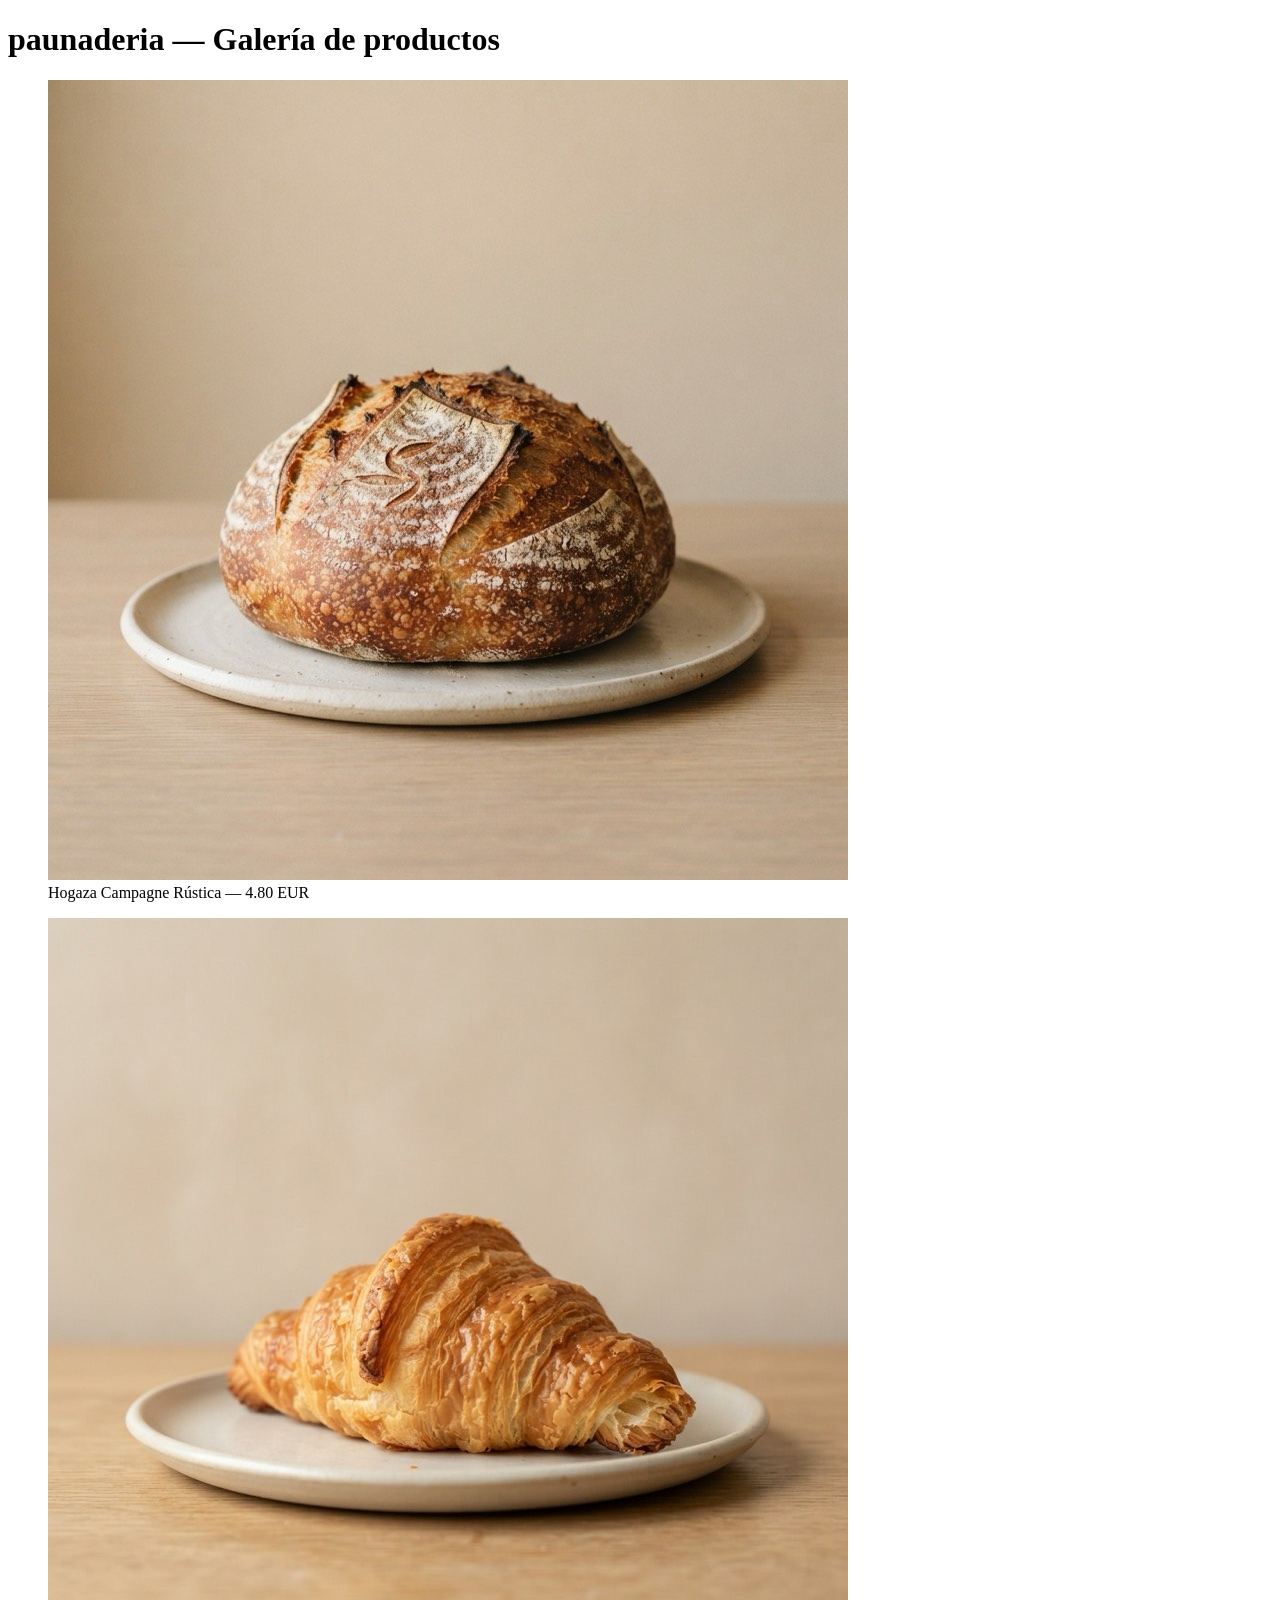
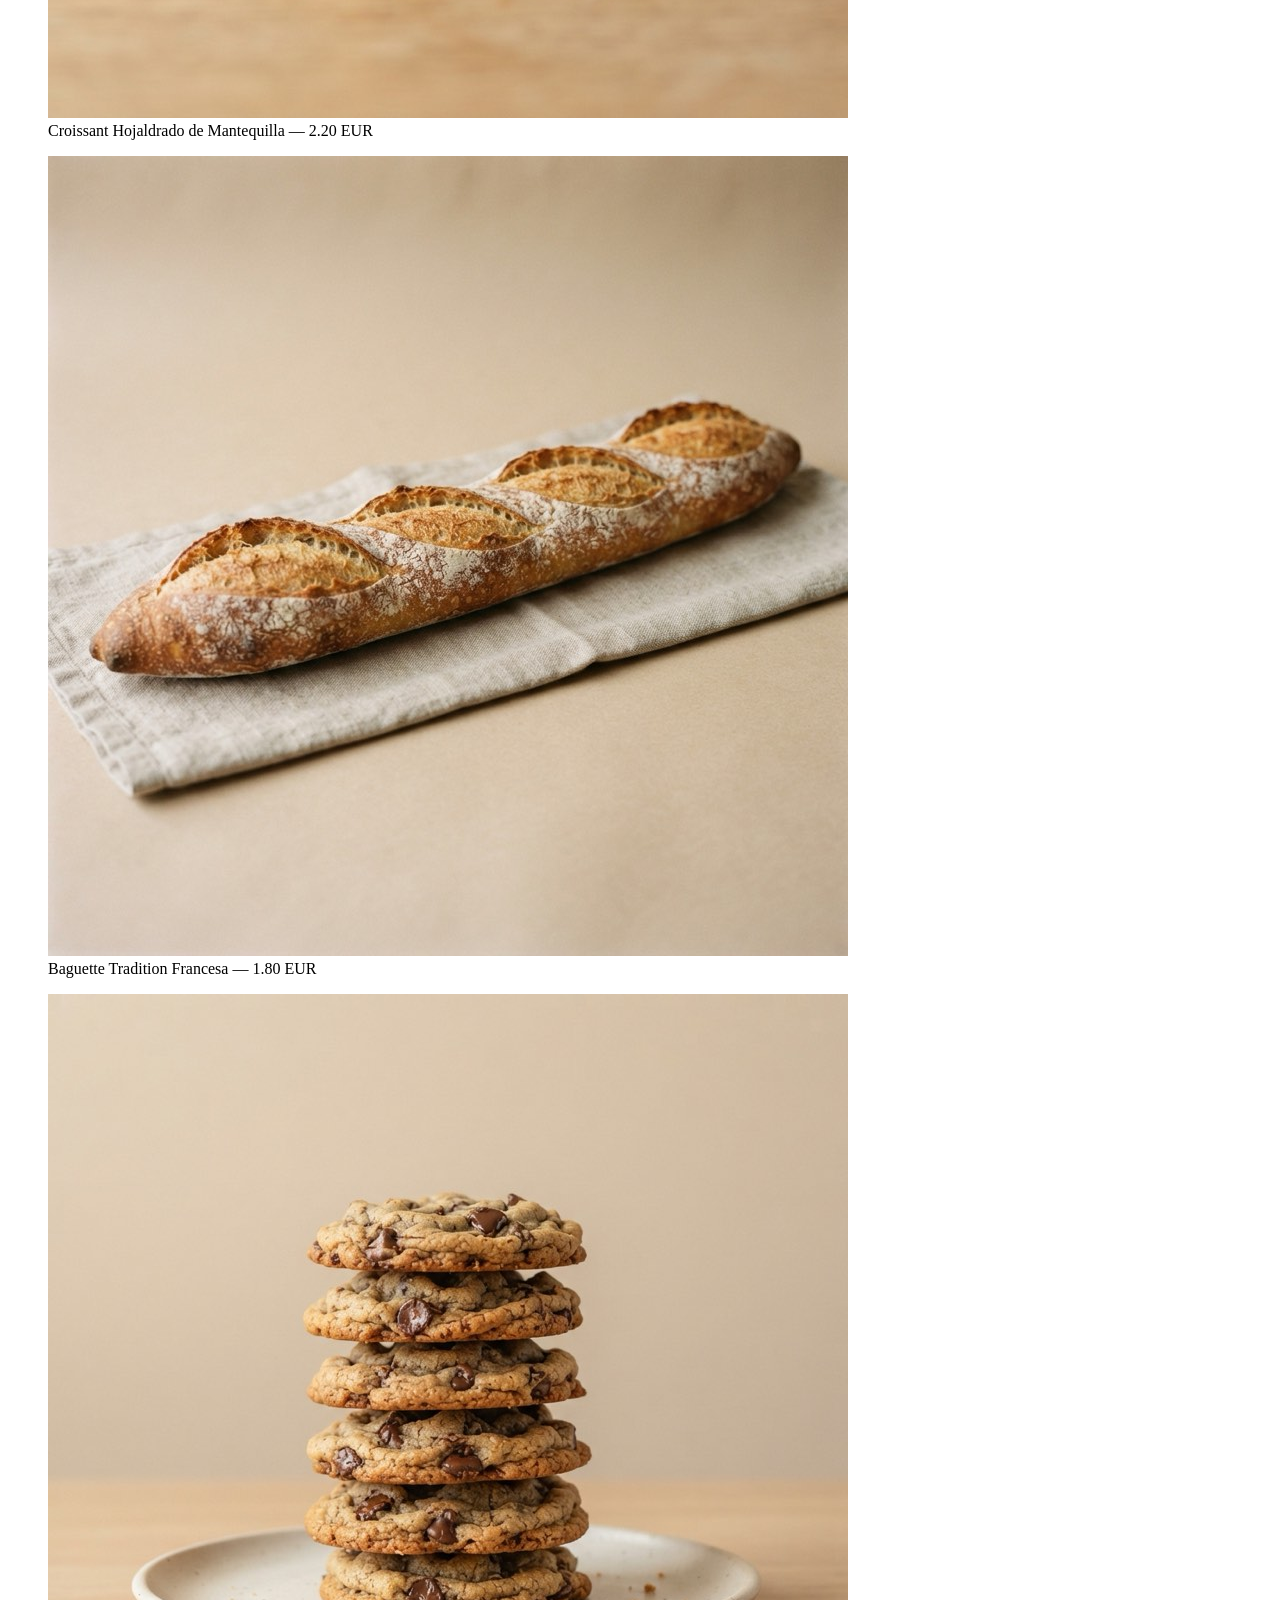
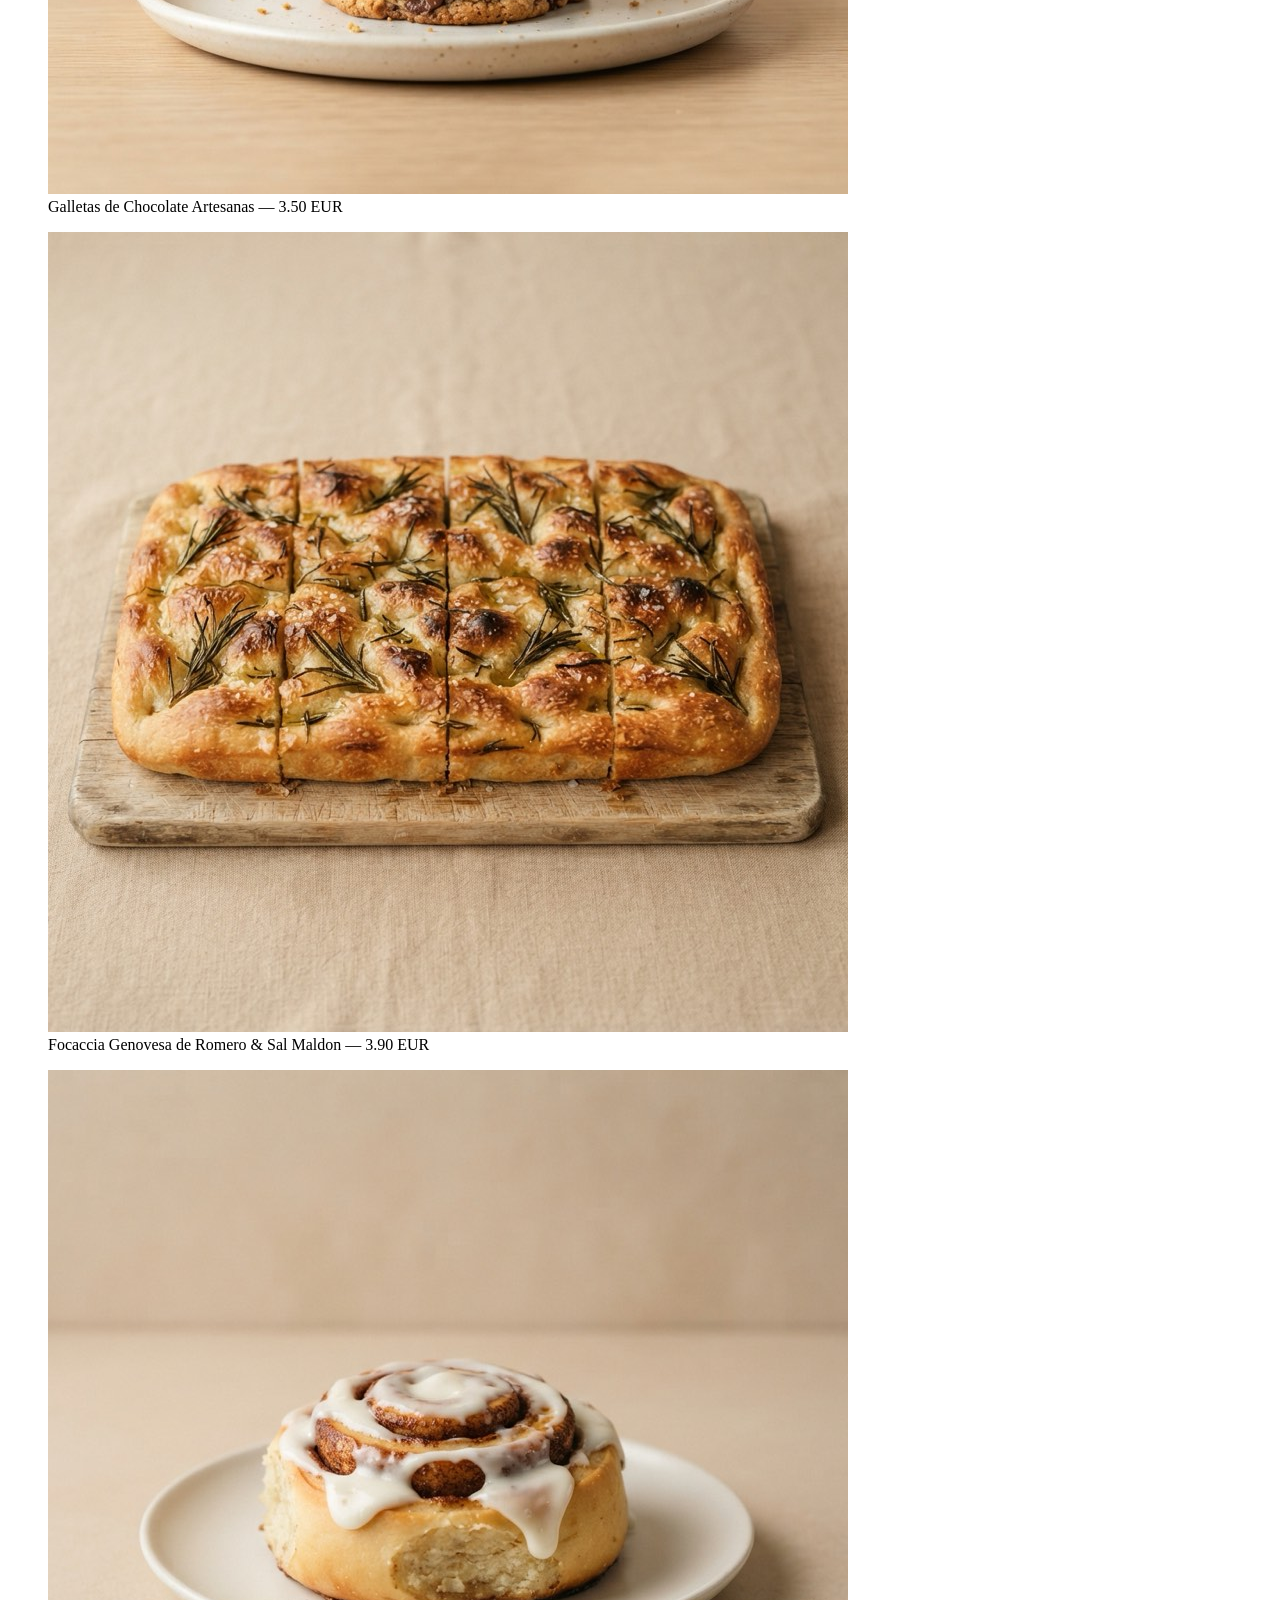
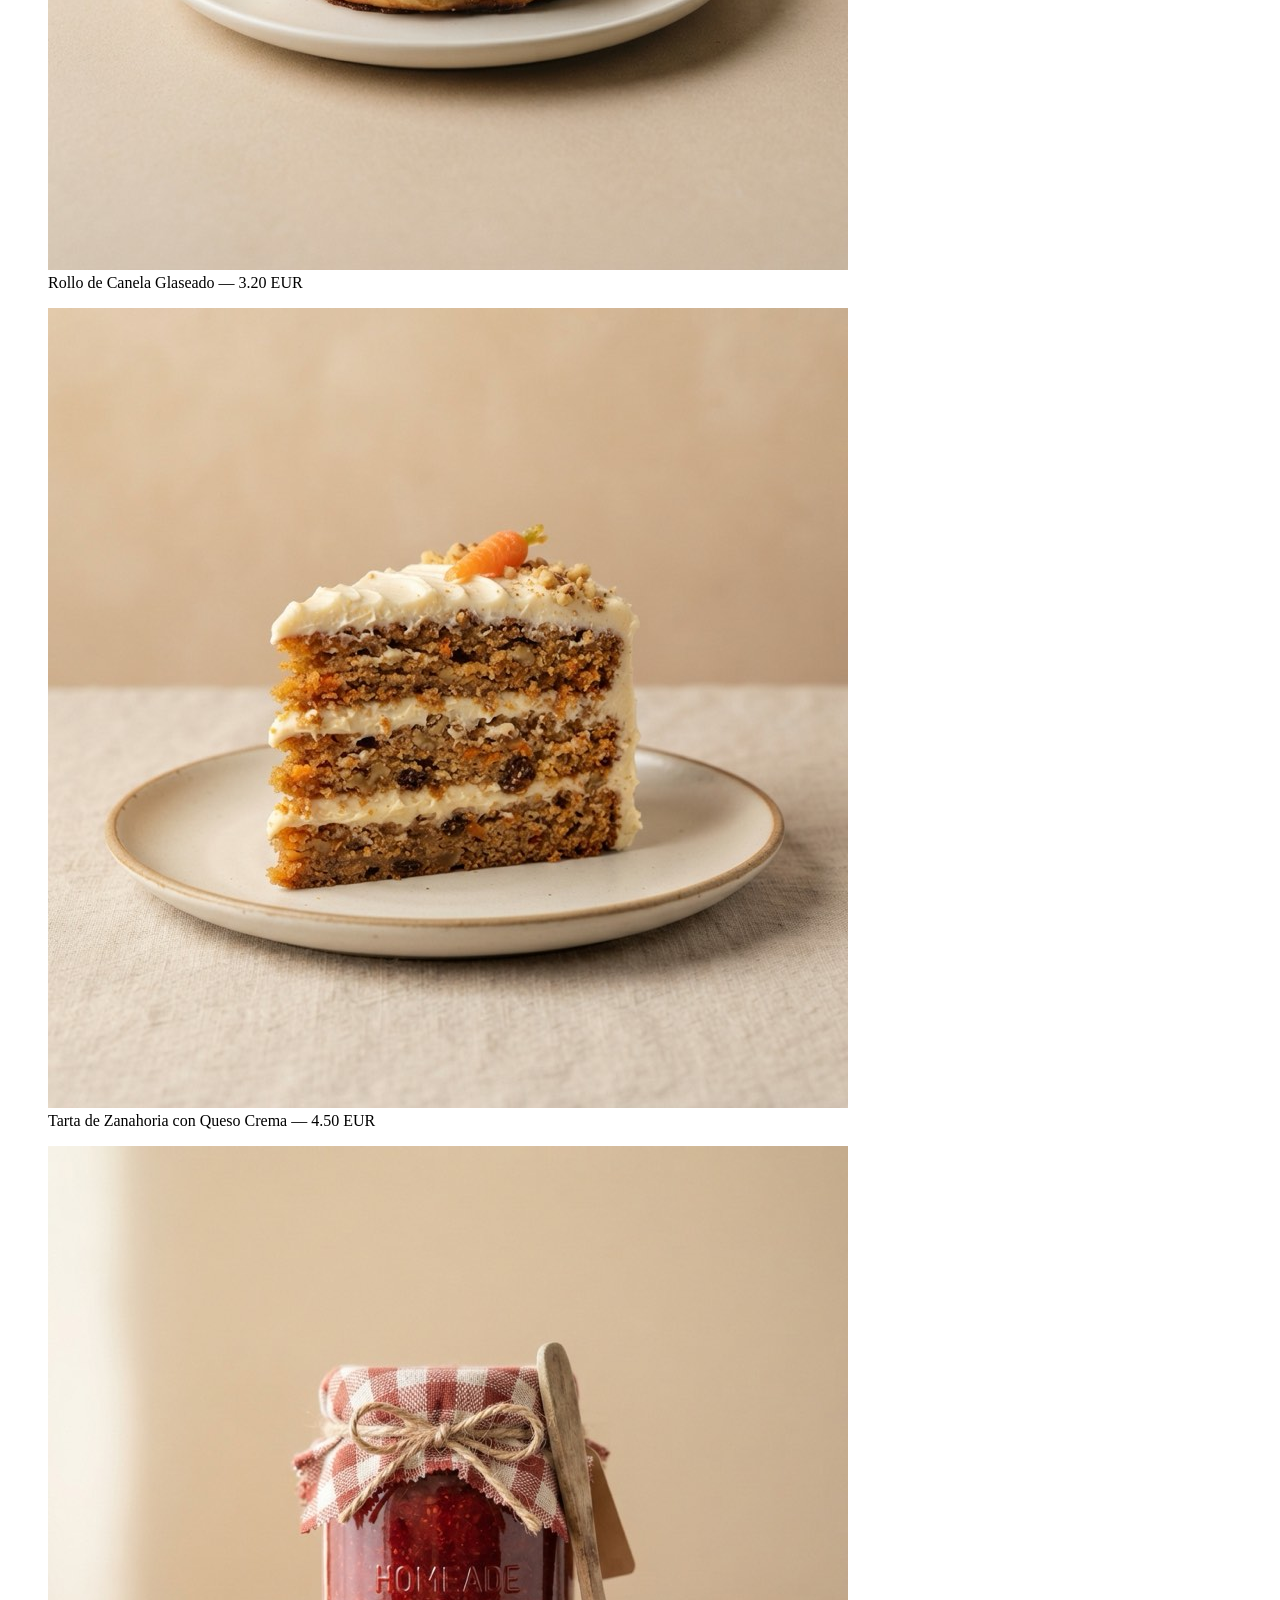
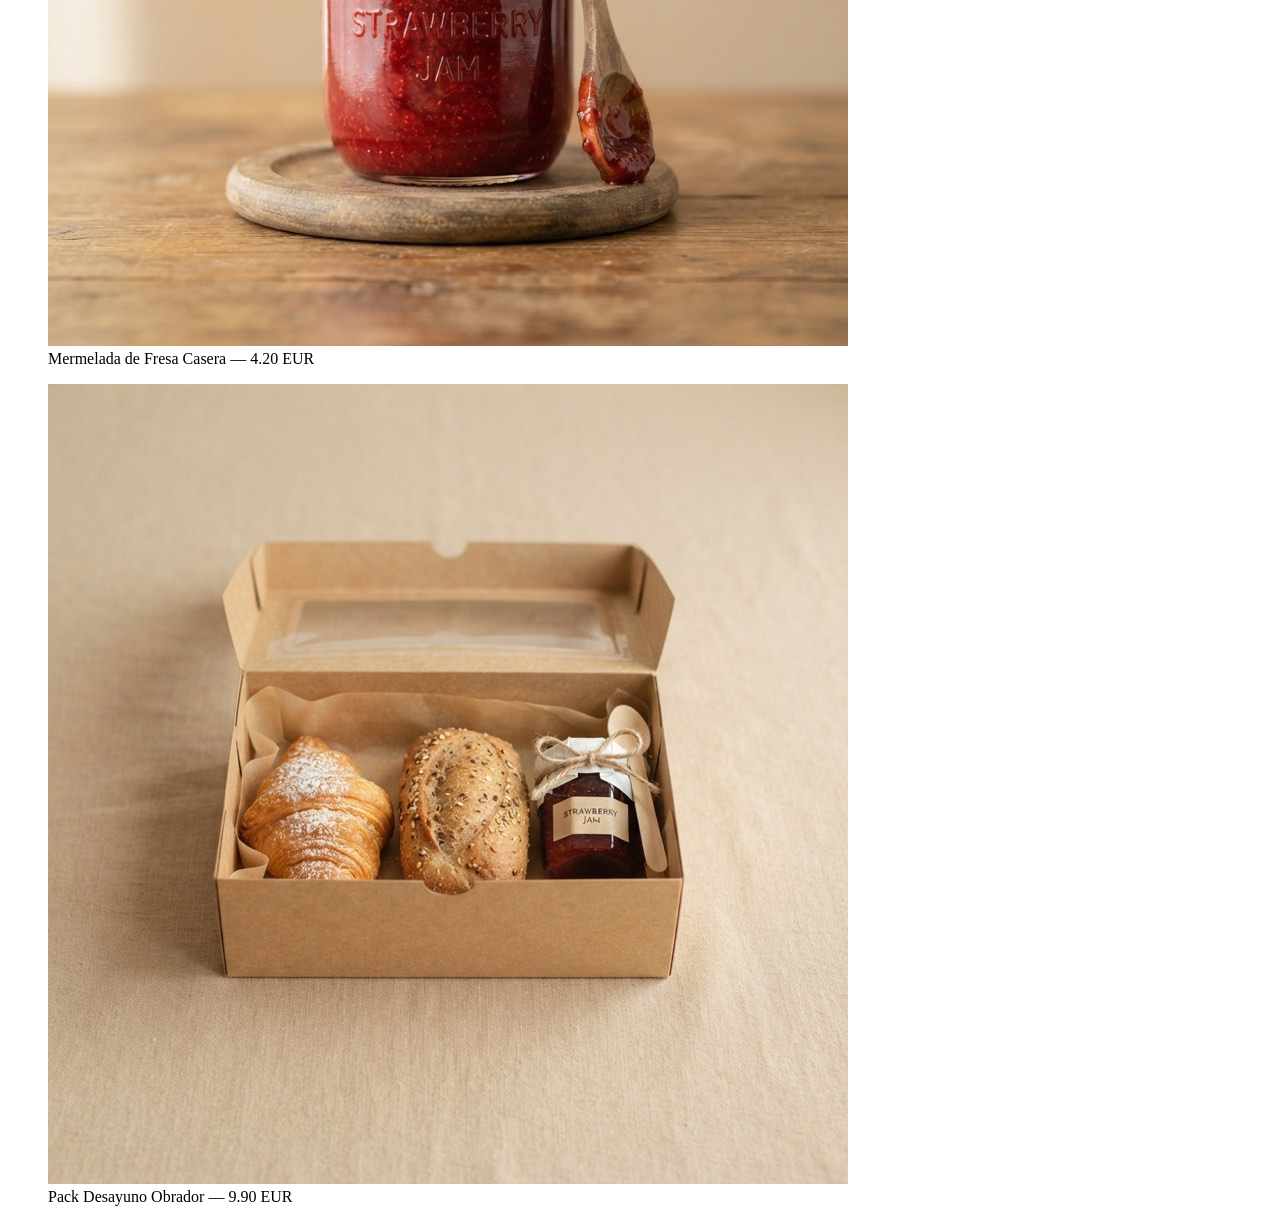
<file: gallery.html>
<!DOCTYPE html>
<html lang="es">
<head>
<meta charset="UTF-8">
<title>paunaderia — Galería de productos</title>
<meta name="description" content="Todas las fotos de producto de paunaderia, en bruto, listas para usar.">
</head>
<body>
<h1>paunaderia — Galería de productos</h1>

  <figure>
    <img src="assets/images/hogaza-campagne.jpg" alt="Hogaza Campagne Rústica" width="800" height="800">
    <figcaption>Hogaza Campagne Rústica — 4.80 EUR</figcaption>
  </figure>

  <figure>
    <img src="assets/images/croissant-mantequilla.jpg" alt="Croissant Hojaldrado de Mantequilla" width="800" height="800">
    <figcaption>Croissant Hojaldrado de Mantequilla — 2.20 EUR</figcaption>
  </figure>

  <figure>
    <img src="assets/images/baguette-tradition.jpg" alt="Baguette Tradition Francesa" width="800" height="800">
    <figcaption>Baguette Tradition Francesa — 1.80 EUR</figcaption>
  </figure>

  <figure>
    <img src="assets/images/galletas-chocolate.jpg" alt="Galletas de Chocolate Artesanas" width="800" height="800">
    <figcaption>Galletas de Chocolate Artesanas — 3.50 EUR</figcaption>
  </figure>

  <figure>
    <img src="assets/images/focaccia-romero.jpg" alt="Focaccia Genovesa de Romero & Sal Maldon" width="800" height="800">
    <figcaption>Focaccia Genovesa de Romero & Sal Maldon — 3.90 EUR</figcaption>
  </figure>

  <figure>
    <img src="assets/images/rollo-canela.jpg" alt="Rollo de Canela Glaseado" width="800" height="800">
    <figcaption>Rollo de Canela Glaseado — 3.20 EUR</figcaption>
  </figure>

  <figure>
    <img src="assets/images/tarta-zanahoria.jpg" alt="Tarta de Zanahoria con Queso Crema" width="800" height="800">
    <figcaption>Tarta de Zanahoria con Queso Crema — 4.50 EUR</figcaption>
  </figure>

  <figure>
    <img src="assets/images/mermelada-fresa.jpg" alt="Mermelada de Fresa Casera" width="800" height="800">
    <figcaption>Mermelada de Fresa Casera — 4.20 EUR</figcaption>
  </figure>

  <figure>
    <img src="assets/images/pack-obrador.jpg" alt="Pack Desayuno Obrador" width="800" height="800">
    <figcaption>Pack Desayuno Obrador — 9.90 EUR</figcaption>
  </figure>

</body>
</html>
</file>
<file: style.css>
/* ==========================================================================
   paunaderia - Artisan Bakery E-commerce Design System
   ========================================================================== */

:root {
  /* Color Palette — BURBUN-style: royal blue + cream, bubbly & playful */
  --bg-primary: #FFFFFF;
  --bg-secondary: #EAF4FF;
  --bg-card: #FFFFFF;
  --bg-card-hover: #FAFCFF;
  --bg-dark: #2E72C9;
  --bg-dark-card: #3A82DB;

  --text-primary: #1C2B5E;
  --text-secondary: #5A6584;
  --text-muted: #96A0BE;
  --text-light: #FFFFFF;

  --accent-gold: #2E72C9;
  --accent-gold-hover: #1E5CAE;
  --accent-dark-crust: #1C2B5E;
  --accent-warm-light: #FFF4CC;
  --accent-sage: #2E72C9;
  --accent-sage-light: #EAF4FF;
  --accent-yellow: #FFD23F;

  --border-light: #E2E8F5;
  --border-subtle: #EEF2FA;

  /* Typography */
  --font-serif: 'Baloo 2', 'Nunito', system-ui, sans-serif;
  --font-sans: 'Nunito', system-ui, -apple-system, sans-serif;

  /* Shadows */
  --shadow-sm: 0 2px 6px rgba(28, 43, 94, 0.06);
  --shadow-md: 0 6px 16px rgba(28, 43, 94, 0.08);
  --shadow-lg: 0 10px 24px rgba(28, 43, 94, 0.1);
  --shadow-xl: 0 16px 36px rgba(28, 43, 94, 0.14);

  /* Radius */
  --radius-sm: 0px;
  --radius-md: 0px;
  --radius-lg: 0px;
  --radius-full: 0px;

  /* Transitions */
  --transition-fast: 0.18s ease;
  --transition-normal: 0.3s cubic-bezier(0.16, 1, 0.3, 1);
  --transition-slow: 0.5s cubic-bezier(0.16, 1, 0.3, 1);
}

/* ==========================================================================
   Reset & Global Styles
   ========================================================================== */
*, *::before, *::after {
  box-sizing: border-box;
  margin: 0;
  padding: 0;
}

html {
  scroll-behavior: smooth;
  font-size: 16px;
}

body {
  font-family: var(--font-sans);
  background-color: var(--bg-primary);
  color: var(--text-primary);
  line-height: 1.6;
  -webkit-font-smoothing: antialiased;
  -moz-osx-font-smoothing: grayscale;
  overflow-x: hidden;
}

img {
  max-width: 100%;
  height: auto;
  display: block;
}

a {
  color: inherit;
  text-decoration: none;
  transition: color var(--transition-fast);
}

button {
  font-family: inherit;
  cursor: pointer;
  border: none;
  background: none;
}

.container {
  width: 100%;
  max-width: 1260px;
  margin: 0 auto;
  padding: 0 1.5rem;
}

/* ==========================================================================
   Top Announcement Bar
   ========================================================================== */
.announcement-bar {
  background: var(--bg-dark);
  color: var(--text-light);
  font-size: 0.82rem;
  padding: 0.55rem 0;
  border-bottom: 1px solid rgba(255, 255, 255, 0.08);
}

.announcement-content {
  display: flex;
  align-items: center;
  justify-content: center;
  gap: 0.75rem;
  text-align: center;
  flex-wrap: wrap;
}

.pulse-dot {
  width: 8px;
  height: 8px;
  background-color: #48bb78;
  border-radius: 50%;
  display: inline-block;
  box-shadow: 0 0 0 0 rgba(72, 187, 120, 0.7);
  animation: pulse 2s infinite;
}

@keyframes pulse {
  0% { transform: scale(0.95); box-shadow: 0 0 0 0 rgba(72, 187, 120, 0.7); }
  70% { transform: scale(1.1); box-shadow: 0 0 0 8px rgba(72, 187, 120, 0); }
  100% { transform: scale(0.95); box-shadow: 0 0 0 0 rgba(72, 187, 120, 0); }
}

.announcement-badge {
  background: rgba(47, 79, 168, 0.25);
  color: #C9D5FF;
  font-size: 0.72rem;
  font-weight: 700;
  padding: 0.15rem 0.6rem;
  border-radius: var(--radius-full);
  letter-spacing: 0.5px;
  text-transform: uppercase;
}

/* ==========================================================================
   Main Header & Navigation
   ========================================================================== */
.main-header {
  position: sticky;
  top: 0;
  z-index: 100;
  background: rgba(250, 247, 242, 0.94);
  backdrop-filter: blur(14px);
  -webkit-backdrop-filter: blur(14px);
  border-bottom: 1px solid var(--border-light);
  transition: all var(--transition-normal);
}

.nav-container {
  display: flex;
  align-items: center;
  justify-content: space-between;
  height: 76px;
  gap: 1.5rem;
}

.brand-logo {
  display: flex;
  align-items: center;
  gap: 0.5rem;
  text-decoration: none;
}

.logo-mark {
  font-size: 1.6rem;
  line-height: 1;
}

.logo-text {
  font-family: var(--font-serif);
  font-size: 1.85rem;
  font-weight: 800;
  color: var(--text-primary);
  letter-spacing: -0.5px;
}

.logo-text .dot {
  color: var(--accent-gold);
}

.nav-links {
  display: flex;
  align-items: center;
  gap: 2rem;
}

.nav-link {
  font-size: 0.95rem;
  font-weight: 500;
  color: var(--text-secondary);
  position: relative;
  padding: 0.35rem 0;
}

.nav-link:hover,
.nav-link.active {
  color: var(--accent-gold);
}

.nav-link.active::after {
  content: '';
  position: absolute;
  bottom: -2px;
  left: 0;
  width: 100%;
  height: 2px;
  background-color: var(--accent-gold);
  border-radius: 2px;
}

.nav-actions {
  display: flex;
  align-items: center;
  gap: 1rem;
}

.search-box {
  position: relative;
  display: flex;
  align-items: center;
}

.search-box input {
  background: var(--bg-secondary);
  border: 1px solid transparent;
  padding: 0.55rem 1rem 0.55rem 2.2rem;
  border-radius: var(--radius-full);
  font-size: 0.88rem;
  color: var(--text-primary);
  width: 190px;
  transition: all var(--transition-normal);
  font-family: inherit;
}

.search-box input:focus {
  outline: none;
  background: #fff;
  border-color: var(--accent-gold);
  width: 250px;
  box-shadow: 0 0 0 3px rgba(47, 79, 168, 0.12);
}

.search-btn {
  position: absolute;
  left: 0.75rem;
  color: var(--text-muted);
  display: flex;
  align-items: center;
  pointer-events: none;
}

/* Cart Trigger Button */
.cart-trigger {
  display: flex;
  align-items: center;
  gap: 0.5rem;
  background: var(--bg-dark);
  color: var(--text-light);
  padding: 0.6rem 1.1rem;
  border-radius: var(--radius-full);
  font-weight: 600;
  font-size: 0.9rem;
  transition: all var(--transition-normal);
  box-shadow: 0 4px 12px rgba(28, 43, 94, 0.15);
}

.cart-trigger:hover {
  background: var(--accent-gold);
  transform: translateY(-1px);
  box-shadow: 0 6px 16px rgba(47, 79, 168, 0.25);
}

.cart-counter {
  background: var(--accent-yellow);
  color: var(--text-primary);
  font-size: 0.75rem;
  font-weight: 700;
  min-width: 20px;
  height: 20px;
  padding: 0 5px;
  border-radius: 0px;
  display: inline-flex;
  align-items: center;
  justify-content: center;
  transition: transform var(--transition-fast);
}

.cart-trigger:hover .cart-counter {
  background: #fff;
  color: var(--accent-gold);
}

.cart-counter.bump {
  animation: counterBump 0.3s ease;
}

@keyframes counterBump {
  0% { transform: scale(1); }
  50% { transform: scale(1.4); }
  100% { transform: scale(1); }
}

.mobile-menu-btn {
  display: none;
  flex-direction: column;
  gap: 5px;
  padding: 6px;
}

.mobile-menu-btn span {
  width: 22px;
  height: 2px;
  background: var(--text-primary);
  border-radius: 2px;
  transition: 0.3s;
}

/* ==========================================================================
   Buttons
   ========================================================================== */
.btn {
  display: inline-flex;
  align-items: center;
  justify-content: center;
  gap: 0.6rem;
  padding: 0.85rem 1.7rem;
  border-radius: var(--radius-full);
  font-family: var(--font-serif);
  font-weight: 700;
  font-size: 0.96rem;
  transition: all var(--transition-normal);
  text-align: center;
}

.btn-primary {
  background: var(--accent-gold);
  color: #fff;
  box-shadow: 0 6px 18px rgba(47, 79, 168, 0.28);
}

.btn-primary:hover {
  background: var(--accent-gold-hover);
  transform: translateY(-2px);
  box-shadow: 0 10px 24px rgba(47, 79, 168, 0.35);
  color: #fff;
}

.btn-outline {
  background: transparent;
  color: var(--text-primary);
  border: 1.5px solid var(--border-light);
}

.btn-outline:hover {
  border-color: var(--text-primary);
  background: rgba(28, 43, 94, 0.04);
}

.btn-block {
  width: 100%;
}

/* ==========================================================================
   Hero Section
   ========================================================================== */
.hero-section {
  position: relative;
  padding: 4rem 0 5rem;
  background: linear-gradient(180deg, var(--bg-primary) 0%, var(--bg-secondary) 100%);
  overflow: hidden;
}


.hero-container {
  display: grid;
  grid-template-columns: 1.15fr 0.85fr;
  align-items: center;
  gap: 3.5rem;
  position: relative;
  z-index: 2;
}

.hero-badge {
  display: inline-flex;
  align-items: center;
  gap: 0.5rem;
  background: var(--accent-warm-light);
  color: var(--accent-dark-crust);
  border: 1px solid rgba(47, 79, 168, 0.25);
  padding: 0.35rem 0.9rem;
  border-radius: var(--radius-full);
  font-size: 0.82rem;
  font-weight: 700;
  margin-bottom: 1.5rem;
}

.hero-title {
  font-family: var(--font-serif);
  font-size: 3.4rem;
  font-weight: 800;
  line-height: 1.15;
  color: var(--text-primary);
  margin-bottom: 1.4rem;
  letter-spacing: -1px;
}

.hero-subtitle {
  font-size: 1.12rem;
  color: var(--text-secondary);
  line-height: 1.7;
  margin-bottom: 2.2rem;
  max-width: 540px;
}

.hero-cta-group {
  display: flex;
  gap: 1rem;
  margin-bottom: 3rem;
  flex-wrap: wrap;
}

.hero-stats {
  display: flex;
  align-items: center;
  gap: 1.8rem;
  padding-top: 1.5rem;
  border-top: 1px solid var(--border-light);
}

.stat-item {
  display: flex;
  flex-direction: column;
}

.stat-number {
  font-family: var(--font-serif);
  font-size: 1.75rem;
  font-weight: 800;
  color: var(--accent-gold);
  line-height: 1.1;
}

.stat-desc {
  font-size: 0.78rem;
  color: var(--text-secondary);
  font-weight: 600;
  text-transform: uppercase;
  letter-spacing: 0.5px;
}

.stat-divider {
  width: 1px;
  height: 34px;
  background-color: var(--border-light);
}

/* Featured Card in Hero */
.hero-featured-card {
  background: var(--bg-card);
  border-radius: var(--radius-lg);
  overflow: hidden;
  box-shadow: var(--shadow-xl);
  border: 1px solid var(--border-light);
  transition: transform var(--transition-normal);
}

.hero-featured-card:hover {
  transform: translateY(-4px);
}

.featured-img-wrap {
  position: relative;
  height: 320px;
  overflow: hidden;
}

.featured-img {
  width: 100%;
  height: 100%;
  object-fit: cover;
  transition: transform var(--transition-slow);
}

.hero-featured-card:hover .featured-img {
  transform: scale(1.04);
}

.featured-tag {
  position: absolute;
  top: 1rem;
  left: 1rem;
  background: rgba(28, 43, 94, 0.85);
  color: #fff;
  backdrop-filter: blur(8px);
  padding: 0.35rem 0.85rem;
  border-radius: var(--radius-full);
  font-size: 0.75rem;
  font-weight: 700;
  letter-spacing: 0.5px;
}

.featured-card-body {
  padding: 1.5rem 1.75rem;
}

.featured-meta {
  display: flex;
  align-items: center;
  gap: 0.5rem;
  margin-bottom: 0.5rem;
}

.stars {
  color: #EAB308;
  font-size: 0.95rem;
  letter-spacing: 2px;
}

.reviews-count {
  font-size: 0.82rem;
  color: var(--text-muted);
  font-weight: 600;
}

.featured-card-body h3 {
  font-family: var(--font-serif);
  font-size: 1.3rem;
  margin-bottom: 0.4rem;
  color: var(--text-primary);
}

.featured-card-body p {
  font-size: 0.9rem;
  color: var(--text-secondary);
}

/* ==========================================================================
   Pillars Section
   ========================================================================== */
.pillars-section {
  padding: 3rem 0;
  background: #fff;
  border-bottom: 1px solid var(--border-light);
}

.pillars-grid {
  display: grid;
  grid-template-columns: repeat(4, 1fr);
  gap: 2rem;
}

.pillar-card {
  display: flex;
  flex-direction: column;
  padding: 1rem;
  border-radius: var(--radius-md);
  transition: transform var(--transition-fast);
}

.pillar-card:hover {
  transform: translateY(-2px);
}

.pillar-icon {
  font-size: 2rem;
  margin-bottom: 0.85rem;
}

.pillar-card h4 {
  font-family: var(--font-serif);
  font-size: 1.15rem;
  margin-bottom: 0.4rem;
  color: var(--text-primary);
}

.pillar-card p {
  font-size: 0.88rem;
  color: var(--text-secondary);
  line-height: 1.55;
}

/* ==========================================================================
   Catalog Section
   ========================================================================== */
.catalog-section {
  padding: 5.5rem 0;
  background-color: var(--bg-primary);
}

.section-header {
  margin-bottom: 2.5rem;
}

.section-header.center {
  text-align: center;
}

.section-tag {
  display: inline-block;
  font-size: 0.78rem;
  font-weight: 700;
  text-transform: uppercase;
  letter-spacing: 1.5px;
  color: var(--accent-gold);
  margin-bottom: 0.6rem;
}

.section-tag.light {
  color: #C9D5FF;
}

.section-title {
  font-family: var(--font-serif);
  font-size: 2.6rem;
  font-weight: 800;
  color: var(--text-primary);
  line-height: 1.2;
  margin-bottom: 0.6rem;
  letter-spacing: -0.5px;
}

.section-title.light {
  color: #fff;
}

.section-subtitle {
  font-size: 1.05rem;
  color: var(--text-secondary);
}

.section-subtitle.light {
  color: #D1C5B8;
}

/* Category Filter Tabs */
.category-tabs {
  display: flex;
  gap: 0.6rem;
  flex-wrap: wrap;
  margin-bottom: 2rem;
  padding-bottom: 0.5rem;
}

.tab-btn {
  display: inline-flex;
  align-items: center;
  gap: 0.4rem;
  padding: 0.65rem 1.25rem;
  border-radius: var(--radius-full);
  background: var(--bg-card);
  color: var(--text-secondary);
  font-family: var(--font-serif);
  font-weight: 700;
  font-size: 0.92rem;
  border: 1px solid var(--border-light);
  transition: all var(--transition-normal);
  box-shadow: var(--shadow-sm);
}

.tab-btn:hover {
  color: var(--accent-gold);
  border-color: var(--accent-gold);
  transform: translateY(-1px);
}

.tab-btn.active {
  background: var(--text-primary);
  color: #fff;
  border-color: var(--text-primary);
  box-shadow: 0 4px 14px rgba(28, 43, 94, 0.2);
}

/* Status Bar & Controls */
.catalog-status-bar {
  display: flex;
  align-items: center;
  justify-content: space-between;
  margin-bottom: 2rem;
  padding-bottom: 1rem;
  border-bottom: 1px solid var(--border-light);
  font-size: 0.9rem;
  color: var(--text-muted);
}

.catalog-controls {
  display: flex;
  align-items: center;
  gap: 0.6rem;
}

.sort-label {
  font-size: 0.88rem;
  color: var(--text-secondary);
  font-weight: 500;
}

.sort-select {
  padding: 0.45rem 1.8rem 0.45rem 0.85rem;
  border-radius: var(--radius-md);
  border: 1px solid var(--border-light);
  background: #fff;
  color: var(--text-primary);
  font-family: inherit;
  font-size: 0.88rem;
  cursor: pointer;
  outline: none;
}

.sort-select:focus {
  border-color: var(--accent-gold);
}

/* Products Grid */
.products-grid {
  display: grid;
  grid-template-columns: repeat(auto-fill, minmax(280px, 1fr));
  gap: 2rem;
}

/* Individual Product Card */
.product-card {
  background: var(--bg-card);
  border-radius: var(--radius-lg);
  overflow: hidden;
  border: 1px solid var(--border-light);
  box-shadow: var(--shadow-sm);
  display: flex;
  flex-direction: column;
  transition: all var(--transition-normal);
  position: relative;
}

.product-card:hover {
  transform: translateY(-5px);
  box-shadow: var(--shadow-lg);
  border-color: rgba(47, 79, 168, 0.35);
}

.product-thumb-wrap {
  position: relative;
  width: 100%;
  aspect-ratio: 1 / 1;
  background: linear-gradient(135deg, #F9F4EB 0%, #EFE5D7 100%);
  overflow: hidden;
  cursor: pointer;
}

.product-thumb {
  width: 100%;
  height: 100%;
  object-fit: cover;
  transition: transform var(--transition-slow);
}

.product-card:hover .product-thumb {
  transform: scale(1.06);
}

/* Elegant Placeholder for products without uploaded images yet */
.placeholder-thumb {
  width: 100%;
  height: 100%;
  display: flex;
  flex-direction: column;
  align-items: center;
  justify-content: center;
  padding: 1.5rem;
  text-align: center;
  background: linear-gradient(135deg, #F8EFE1 0%, #EBDBC7 100%);
  position: relative;
}

.placeholder-icon {
  font-size: 3.5rem;
  margin-bottom: 0.5rem;
  filter: drop-shadow(0 4px 10px rgba(0,0,0,0.08));
}

.placeholder-badge {
  font-size: 0.72rem;
  font-weight: 700;
  text-transform: uppercase;
  letter-spacing: 0.6px;
  color: var(--accent-dark-crust);
  background: rgba(255, 255, 255, 0.7);
  backdrop-filter: blur(4px);
  padding: 0.25rem 0.7rem;
  border-radius: var(--radius-full);
}

/* Badges on images */
.product-badges {
  position: absolute;
  top: 0.85rem;
  left: 0.85rem;
  display: flex;
  flex-direction: column;
  gap: 0.35rem;
  z-index: 2;
}

.badge {
  font-size: 0.72rem;
  font-weight: 700;
  padding: 0.25rem 0.65rem;
  border-radius: var(--radius-full);
  letter-spacing: 0.4px;
  text-transform: uppercase;
  backdrop-filter: blur(6px);
}

.badge-fermentation {
  background: rgba(47, 79, 168, 0.9);
  color: #fff;
}

.badge-highlight {
  background: rgba(28, 43, 94, 0.85);
  color: #fff;
}

.badge-vegan {
  background: rgba(83, 103, 78, 0.9);
  color: #fff;
}

/* Quick View trigger icon */
.quick-view-btn {
  position: absolute;
  bottom: 0.85rem;
  right: 0.85rem;
  background: rgba(255, 255, 255, 0.9);
  backdrop-filter: blur(6px);
  color: var(--text-primary);
  width: 36px;
  height: 36px;
  border-radius: 0px;
  display: flex;
  align-items: center;
  justify-content: center;
  opacity: 0;
  transform: translateY(6px);
  transition: all var(--transition-fast);
  box-shadow: 0 4px 10px rgba(0,0,0,0.12);
}

.product-card:hover .quick-view-btn {
  opacity: 1;
  transform: translateY(0);
}

.quick-view-btn:hover {
  background: var(--accent-gold);
  color: #fff;
}

.product-details {
  padding: 1.35rem 1.4rem;
  display: flex;
  flex-direction: column;
  flex-grow: 1;
}

.product-category-name {
  font-size: 0.75rem;
  font-weight: 700;
  text-transform: uppercase;
  letter-spacing: 0.6px;
  color: var(--accent-gold);
  margin-bottom: 0.3rem;
}

.product-title {
  font-family: var(--font-serif);
  font-size: 1.25rem;
  font-weight: 700;
  color: var(--text-primary);
  margin-bottom: 0.45rem;
  line-height: 1.3;
}

.product-description {
  font-size: 0.86rem;
  color: var(--text-secondary);
  line-height: 1.5;
  margin-bottom: 1.1rem;
  flex-grow: 1;
  display: -webkit-box;
  -webkit-line-clamp: 2;
  -webkit-box-orient: vertical;
  overflow: hidden;
}

.product-meta-tags {
  display: flex;
  gap: 0.5rem;
  margin-bottom: 1.1rem;
  flex-wrap: wrap;
}

.meta-pill {
  font-size: 0.74rem;
  background: var(--bg-secondary);
  color: var(--text-secondary);
  padding: 0.2rem 0.55rem;
  border-radius: 4px;
  font-weight: 500;
}

.product-footer-row {
  display: flex;
  align-items: center;
  justify-content: space-between;
  gap: 0.75rem;
  padding-top: 1rem;
  border-top: 1px solid var(--border-subtle);
  margin-top: auto;
}

.product-price-wrap {
  display: flex;
  flex-direction: column;
}

.product-price {
  font-size: 1.3rem;
  font-weight: 800;
  color: var(--text-primary);
  line-height: 1.1;
}

.product-weight {
  font-size: 0.75rem;
  color: var(--text-muted);
}

.add-cart-btn {
  background: var(--bg-secondary);
  color: var(--text-primary);
  border: 1px solid var(--border-light);
  padding: 0.6rem 1rem;
  border-radius: var(--radius-full);
  font-size: 0.86rem;
  font-weight: 700;
  display: inline-flex;
  align-items: center;
  gap: 0.4rem;
  transition: all var(--transition-fast);
}

.add-cart-btn:hover {
  background: var(--accent-gold);
  border-color: var(--accent-gold);
  color: #fff;
  transform: translateY(-1px);
  box-shadow: 0 4px 12px rgba(47, 79, 168, 0.25);
}

/* Empty State */
.empty-state {
  text-align: center;
  padding: 4rem 2rem;
  background: #fff;
  border-radius: var(--radius-lg);
  border: 1px dashed var(--border-light);
  margin-top: 2rem;
}

.empty-icon {
  font-size: 3rem;
  margin-bottom: 1rem;
}

.empty-state h3 {
  font-family: var(--font-serif);
  font-size: 1.5rem;
  margin-bottom: 0.5rem;
}

.empty-state p {
  color: var(--text-secondary);
  margin-bottom: 1.5rem;
}

/* ==========================================================================
   Process Section
   ========================================================================== */
.process-section {
  padding: 5.5rem 0;
  background: var(--bg-dark);
  color: #fff;
}

.process-steps {
  display: grid;
  grid-template-columns: repeat(3, 1fr);
  gap: 2.5rem;
  margin-top: 3.5rem;
}

.step-card {
  background: var(--bg-dark-card);
  padding: 2.2rem;
  border-radius: var(--radius-lg);
  border: 1px solid rgba(255, 255, 255, 0.08);
  position: relative;
  transition: transform var(--transition-normal);
}

.step-card:hover {
  transform: translateY(-4px);
  border-color: rgba(47, 79, 168, 0.4);
}

.step-number {
  font-family: var(--font-serif);
  font-size: 2.5rem;
  font-weight: 800;
  color: rgba(47, 79, 168, 0.35);
  line-height: 1;
  margin-bottom: 0.75rem;
}

.step-icon {
  font-size: 2.2rem;
  margin-bottom: 1rem;
}

.step-card h3 {
  font-family: var(--font-serif);
  font-size: 1.35rem;
  margin-bottom: 0.75rem;
  color: #fff;
}

.step-card p {
  font-size: 0.92rem;
  color: #C8BFB6;
  line-height: 1.6;
}

/* ==========================================================================
   Story / Atelier Section
   ========================================================================== */
.story-section {
  padding: 5.5rem 0;
  background: #fff;
}

.story-grid {
  display: grid;
  grid-template-columns: 0.9fr 1.1fr;
  align-items: center;
  gap: 4rem;
}

.story-image-wrap {
  position: relative;
  border-radius: var(--radius-lg);
  overflow: hidden;
  box-shadow: var(--shadow-xl);
}

.story-img {
  width: 100%;
  height: 460px;
  object-fit: cover;
}

.story-floating-badge {
  position: absolute;
  bottom: 2rem;
  right: 2rem;
  background: rgba(28, 43, 94, 0.9);
  backdrop-filter: blur(10px);
  color: #fff;
  padding: 1.2rem 1.6rem;
  border-radius: var(--radius-md);
  text-align: center;
  box-shadow: var(--shadow-lg);
  border: 1px solid rgba(255, 255, 255, 0.1);
}

.badge-big {
  font-family: var(--font-serif);
  font-size: 2.2rem;
  font-weight: 800;
  color: var(--accent-gold);
  display: block;
  line-height: 1;
}

.badge-sub {
  font-size: 0.78rem;
  font-weight: 600;
  letter-spacing: 0.5px;
  text-transform: uppercase;
}

.story-lead {
  font-size: 1.15rem;
  line-height: 1.7;
  color: var(--text-primary);
  margin-bottom: 1.25rem;
}

.story-content p {
  color: var(--text-secondary);
  line-height: 1.7;
  margin-bottom: 1.5rem;
}

.story-highlights {
  display: flex;
  flex-direction: column;
  gap: 1.2rem;
  margin-top: 2rem;
}

.highlight-item {
  display: flex;
  align-items: flex-start;
  gap: 1rem;
}

.hl-icon {
  background: var(--accent-warm-light);
  color: var(--accent-gold);
  width: 28px;
  height: 28px;
  border-radius: 50%;
  display: flex;
  align-items: center;
  justify-content: center;
  font-weight: 800;
  font-size: 0.9rem;
  flex-shrink: 0;
  margin-top: 2px;
}

.highlight-item strong {
  display: block;
  font-size: 0.98rem;
  margin-bottom: 0.15rem;
  color: var(--text-primary);
}

.highlight-item p {
  font-size: 0.88rem;
  margin-bottom: 0;
}

/* ==========================================================================
   Newsletter Section
   ========================================================================== */
.newsletter-section {
  padding: 3rem 0;
  background: var(--bg-primary);
}

.newsletter-box {
  background: linear-gradient(135deg, var(--bg-dark) 0%, #17277A 100%);
  color: #fff;
  border-radius: var(--radius-lg);
  padding: 3rem 3.5rem;
  display: flex;
  align-items: center;
  justify-content: space-between;
  gap: 2.5rem;
  box-shadow: var(--shadow-lg);
}

.newsletter-info {
  display: flex;
  align-items: flex-start;
  gap: 1.5rem;
  max-width: 620px;
}

.newsletter-icon {
  font-size: 2.8rem;
  line-height: 1;
}

.newsletter-info h3 {
  font-family: var(--font-serif);
  font-size: 1.55rem;
  margin-bottom: 0.5rem;
  color: #fff;
}

.newsletter-info p {
  font-size: 0.92rem;
  color: #D3C8BE;
  line-height: 1.55;
}

.newsletter-form {
  display: flex;
  gap: 0.75rem;
  min-width: 380px;
}

.newsletter-form input {
  flex-grow: 1;
  padding: 0.85rem 1.25rem;
  border-radius: var(--radius-full);
  border: 1px solid rgba(255, 255, 255, 0.2);
  background: rgba(255, 255, 255, 0.08);
  color: #fff;
  font-size: 0.92rem;
  font-family: inherit;
  outline: none;
}

.newsletter-form input:focus {
  background: rgba(255, 255, 255, 0.14);
  border-color: var(--accent-gold);
}

/* ==========================================================================
   Footer
   ========================================================================== */
.main-footer {
  background: #152463;
  color: #E2D9D0;
  padding-top: 4.5rem;
  border-top: 1px solid rgba(255, 255, 255, 0.06);
}

.footer-grid {
  display: grid;
  grid-template-columns: 1.5fr 1fr 1fr;
  gap: 3.5rem;
  padding-bottom: 4rem;
}

.footer-logo .logo-text {
  color: #fff;
}

.footer-bio {
  font-size: 0.9rem;
  line-height: 1.65;
  color: #AAA096;
  margin: 1.2rem 0 1.5rem;
  max-width: 360px;
}

.social-links {
  display: flex;
  gap: 1rem;
}

.social-links a {
  background: rgba(255, 255, 255, 0.06);
  padding: 0.45rem 0.9rem;
  border-radius: var(--radius-full);
  font-size: 0.84rem;
  font-weight: 500;
  color: #DDD4CB;
}

.social-links a:hover {
  background: var(--accent-gold);
  color: #fff;
}

.footer-heading {
  font-family: var(--font-serif);
  font-size: 1.2rem;
  color: #fff;
  margin-bottom: 1.25rem;
  position: relative;
  display: inline-block;
}

.schedule-list {
  list-style: none;
  font-size: 0.9rem;
  display: flex;
  flex-direction: column;
  gap: 0.65rem;
}

.schedule-list li {
  display: flex;
  justify-content: space-between;
  border-bottom: 1px dashed rgba(255, 255, 255, 0.08);
  padding-bottom: 0.45rem;
}

.schedule-list span {
  color: #AAA096;
}

.schedule-list strong {
  color: #fff;
}

.schedule-list em {
  color: #E58282;
  font-style: normal;
}

.address-text {
  font-size: 0.92rem;
  line-height: 1.7;
  color: #AAA096;
  margin-bottom: 1.2rem;
}

.shipping-reminder {
  background: rgba(47, 79, 168, 0.12);
  border: 1px solid rgba(47, 79, 168, 0.3);
  padding: 0.85rem 1rem;
  border-radius: var(--radius-md);
  font-size: 0.84rem;
  line-height: 1.5;
  color: #EAD0B8;
}

.footer-bottom {
  border-top: 1px solid rgba(255, 255, 255, 0.08);
  padding: 1.8rem 0;
  font-size: 0.82rem;
  color: #8C8279;
}

.footer-bottom-inner {
  display: flex;
  align-items: center;
  justify-content: space-between;
  flex-wrap: wrap;
  gap: 1rem;
}

.legal-links {
  display: flex;
  gap: 1.5rem;
}

.legal-links a:hover {
  color: #fff;
}

/* ==========================================================================
   Slide-out Cart Drawer
   ========================================================================== */
.cart-backdrop {
  position: fixed;
  inset: 0;
  background: rgba(20, 15, 12, 0.6);
  backdrop-filter: blur(4px);
  z-index: 1000;
  opacity: 0;
  pointer-events: none;
  transition: opacity var(--transition-normal);
}

.cart-backdrop.open {
  opacity: 1;
  pointer-events: auto;
}

.cart-drawer {
  position: fixed;
  top: 0;
  right: 0;
  bottom: 0;
  width: 100%;
  max-width: 440px;
  background: #fff;
  z-index: 1001;
  box-shadow: -10px 0 35px rgba(0, 0, 0, 0.25);
  display: flex;
  flex-direction: column;
  transform: translateX(100%);
  transition: transform 0.38s cubic-bezier(0.16, 1, 0.3, 1);
}

.cart-drawer.open {
  transform: translateX(0);
}

.cart-header {
  padding: 1.4rem 1.6rem;
  border-bottom: 1px solid var(--border-light);
  display: flex;
  align-items: center;
  justify-content: space-between;
  background: var(--bg-primary);
}

.cart-title {
  font-family: var(--font-serif);
  font-size: 1.35rem;
  font-weight: 800;
}

.cart-subtitle {
  font-size: 0.82rem;
  color: var(--text-muted);
}

.cart-close-btn {
  font-size: 1.8rem;
  line-height: 1;
  color: var(--text-secondary);
  width: 36px;
  height: 36px;
  border-radius: 0px;
  display: flex;
  align-items: center;
  justify-content: center;
  transition: background var(--transition-fast);
}

.cart-close-btn:hover {
  background: rgba(0, 0, 0, 0.06);
  color: var(--text-primary);
}

/* Free Shipping Progress in Drawer */
.shipping-progress-container {
  padding: 0.9rem 1.6rem;
  background: var(--accent-warm-light);
  border-bottom: 1px solid rgba(47, 79, 168, 0.15);
}

.shipping-text {
  font-size: 0.82rem;
  color: var(--accent-dark-crust);
  margin-bottom: 0.45rem;
}

.progress-bar {
  width: 100%;
  height: 6px;
  background: rgba(47, 79, 168, 0.18);
  border-radius: 3px;
  overflow: hidden;
}

.progress-fill {
  height: 100%;
  background: linear-gradient(90deg, var(--accent-gold) 0%, #48bb78 100%);
  border-radius: 3px;
  transition: width var(--transition-normal);
}

/* Cart Items List */
.cart-items {
  flex-grow: 1;
  overflow-y: auto;
  padding: 1.25rem 1.6rem;
  display: flex;
  flex-direction: column;
  gap: 1rem;
}

.cart-item {
  display: flex;
  gap: 1rem;
  padding-bottom: 1rem;
  border-bottom: 1px solid var(--border-subtle);
  position: relative;
}

.cart-item-thumb {
  width: 72px;
  height: 72px;
  border-radius: var(--radius-sm);
  background: var(--bg-secondary);
  overflow: hidden;
  flex-shrink: 0;
  display: flex;
  align-items: center;
  justify-content: center;
}

.cart-item-thumb img {
  width: 100%;
  height: 100%;
  object-fit: cover;
}

.cart-item-thumb .mini-emoji {
  font-size: 2rem;
}

.cart-item-info {
  flex-grow: 1;
  display: flex;
  flex-direction: column;
}

.cart-item-title {
  font-family: var(--font-serif);
  font-size: 1.02rem;
  font-weight: 700;
  color: var(--text-primary);
  margin-bottom: 0.2rem;
}

.cart-item-cut {
  font-size: 0.76rem;
  color: var(--accent-gold);
  font-weight: 600;
  margin-bottom: 0.4rem;
}

.cart-item-bottom {
  display: flex;
  align-items: center;
  justify-content: space-between;
  margin-top: auto;
}

.cart-item-price {
  font-weight: 700;
  font-size: 0.98rem;
  color: var(--text-primary);
}

.qty-controls {
  display: flex;
  align-items: center;
  border: 1px solid var(--border-light);
  border-radius: var(--radius-full);
  background: var(--bg-secondary);
  overflow: hidden;
}

.qty-btn {
  width: 26px;
  height: 26px;
  display: flex;
  align-items: center;
  justify-content: center;
  font-weight: 700;
  color: var(--text-primary);
  transition: background var(--transition-fast);
}

.qty-btn:hover {
  background: rgba(0, 0, 0, 0.08);
}

.qty-num {
  font-size: 0.85rem;
  font-weight: 700;
  padding: 0 0.5rem;
  min-width: 20px;
  text-align: center;
}

.remove-item-btn {
  position: absolute;
  top: 0;
  right: 0;
  color: var(--text-muted);
  font-size: 1.1rem;
  line-height: 1;
}

.remove-item-btn:hover {
  color: #e53e3e;
}

/* Empty cart in drawer */
.cart-empty-drawer {
  display: flex;
  flex-direction: column;
  align-items: center;
  justify-content: center;
  height: 100%;
  text-align: center;
  padding: 2rem;
  color: var(--text-muted);
}

.cart-empty-drawer .empty-bag-icon {
  font-size: 3.5rem;
  margin-bottom: 1rem;
}

.cart-empty-drawer h4 {
  font-family: var(--font-serif);
  font-size: 1.25rem;
  color: var(--text-primary);
  margin-bottom: 0.4rem;
}

/* Cart Footer */
.cart-footer {
  padding: 1.25rem 1.6rem 1.8rem;
  border-top: 1px solid var(--border-light);
  background: var(--bg-primary);
}

.cart-options {
  display: flex;
  flex-direction: column;
  gap: 0.6rem;
  margin-bottom: 1rem;
}

.cart-option-label {
  display: flex;
  align-items: center;
  justify-content: space-between;
  font-size: 0.82rem;
  font-weight: 600;
  color: var(--text-secondary);
}

.cut-select {
  font-size: 0.82rem;
  padding: 0.35rem 0.65rem;
  border-radius: var(--radius-sm);
  border: 1px solid var(--border-light);
  background: #fff;
  color: var(--text-primary);
  font-family: inherit;
  outline: none;
}

.cart-summary {
  display: flex;
  flex-direction: column;
  gap: 0.45rem;
  margin-bottom: 1.1rem;
  padding-top: 0.6rem;
  border-top: 1px dashed var(--border-light);
}

.summary-line {
  display: flex;
  justify-content: space-between;
  font-size: 0.88rem;
  color: var(--text-secondary);
}

.total-line {
  font-size: 1.15rem;
  font-weight: 800;
  color: var(--text-primary);
  padding-top: 0.4rem;
  border-top: 1px solid var(--border-light);
}

.checkout-btn {
  margin-bottom: 0.65rem;
}

.whatsapp-order-btn {
  width: 100%;
  background: #25D366;
  color: #fff;
  padding: 0.75rem 1rem;
  border-radius: var(--radius-full);
  font-weight: 700;
  font-size: 0.88rem;
  display: flex;
  align-items: center;
  justify-content: center;
  gap: 0.5rem;
  transition: all var(--transition-fast);
  box-shadow: 0 4px 12px rgba(37, 211, 102, 0.25);
}

.whatsapp-order-btn:hover {
  background: #20bd5a;
  transform: translateY(-1px);
}

/* ==========================================================================
   Product Modal (Quick View)
   ========================================================================== */
.modal-backdrop {
  position: fixed;
  inset: 0;
  background: rgba(20, 15, 12, 0.65);
  backdrop-filter: blur(5px);
  z-index: 1050;
  opacity: 0;
  pointer-events: none;
  transition: opacity var(--transition-normal);
}

.modal-backdrop.open {
  opacity: 1;
  pointer-events: auto;
}

.product-modal {
  position: fixed;
  top: 50%;
  left: 50%;
  transform: translate(-50%, -50%) scale(0.95);
  width: 90%;
  max-width: 760px;
  background: #fff;
  border-radius: var(--radius-lg);
  z-index: 1051;
  box-shadow: var(--shadow-xl);
  overflow: hidden;
  opacity: 0;
  pointer-events: none;
  transition: all var(--transition-normal);
}

.product-modal.open {
  opacity: 1;
  pointer-events: auto;
  transform: translate(-50%, -50%) scale(1);
}

.modal-close-btn {
  position: absolute;
  top: 1rem;
  right: 1.2rem;
  font-size: 2rem;
  color: var(--text-secondary);
  z-index: 10;
  line-height: 1;
}

.modal-close-btn:hover {
  color: var(--text-primary);
}

.modal-body {
  display: grid;
  grid-template-columns: 1fr 1fr;
  max-height: 85vh;
  overflow-y: auto;
}

.modal-img-wrap {
  background: var(--bg-secondary);
  position: relative;
  min-height: 380px;
}

.modal-img-wrap img {
  width: 100%;
  height: 100%;
  object-fit: cover;
}

.modal-details {
  padding: 2.2rem;
  display: flex;
  flex-direction: column;
}

.modal-category {
  font-size: 0.78rem;
  font-weight: 700;
  text-transform: uppercase;
  color: var(--accent-gold);
  letter-spacing: 0.8px;
  margin-bottom: 0.4rem;
}

.modal-title {
  font-family: var(--font-serif);
  font-size: 1.7rem;
  line-height: 1.2;
  margin-bottom: 0.75rem;
}

.modal-price-row {
  display: flex;
  align-items: baseline;
  gap: 0.8rem;
  margin-bottom: 1.2rem;
}

.modal-price {
  font-size: 1.6rem;
  font-weight: 800;
  color: var(--text-primary);
}

.modal-weight-label {
  color: var(--text-muted);
  font-size: 0.85rem;
}

.modal-desc {
  font-size: 0.94rem;
  color: var(--text-secondary);
  line-height: 1.65;
  margin-bottom: 1.5rem;
}

.modal-ingredients-box {
  background: var(--bg-primary);
  border-radius: var(--radius-sm);
  padding: 1rem;
  border: 1px solid var(--border-light);
  margin-bottom: 1.5rem;
  font-size: 0.84rem;
}

.modal-ingredients-box strong {
  color: var(--text-primary);
  display: block;
  margin-bottom: 0.3rem;
}

.modal-actions {
  display: flex;
  gap: 0.75rem;
  margin-top: auto;
}

/* ==========================================================================
   Checkout Confirmation Modal
   ========================================================================== */
.checkout-modal {
  position: fixed;
  inset: 0;
  background: rgba(20, 15, 12, 0.7);
  backdrop-filter: blur(5px);
  z-index: 1100;
  display: flex;
  align-items: center;
  justify-content: center;
  opacity: 0;
  pointer-events: none;
  transition: opacity var(--transition-normal);
  padding: 1.5rem;
}

.checkout-modal.open {
  opacity: 1;
  pointer-events: auto;
}

.checkout-card {
  background: #fff;
  border-radius: var(--radius-lg);
  padding: 2.5rem 2.2rem;
  max-width: 480px;
  width: 100%;
  text-align: center;
  box-shadow: var(--shadow-xl);
  transform: translateY(20px);
  transition: transform var(--transition-normal);
}

.checkout-modal.open .checkout-card {
  transform: translateY(0);
}

.checkout-icon {
  font-size: 3.5rem;
  margin-bottom: 0.8rem;
}

.checkout-title {
  font-family: var(--font-serif);
  font-size: 1.65rem;
  margin-bottom: 0.4rem;
}

.checkout-subtitle {
  color: var(--text-secondary);
  font-size: 0.92rem;
  margin-bottom: 1.5rem;
}

.checkout-summary-box {
  background: var(--bg-primary);
  border-radius: var(--radius-md);
  padding: 1.2rem;
  text-align: left;
  font-size: 0.88rem;
  margin-bottom: 1.2rem;
  border: 1px solid var(--border-light);
}

.checkout-note {
  font-size: 0.82rem;
  color: var(--text-muted);
  line-height: 1.5;
  margin-bottom: 1.5rem;
}

/* ==========================================================================
   Toast Notification
   ========================================================================== */
.toast-notification {
  position: fixed;
  bottom: 2rem;
  left: 2rem;
  background: var(--bg-dark);
  color: #fff;
  padding: 0.85rem 1.4rem;
  border-radius: var(--radius-full);
  display: flex;
  align-items: center;
  gap: 0.75rem;
  box-shadow: var(--shadow-lg);
  z-index: 2000;
  transform: translateY(120%);
  opacity: 0;
  transition: all var(--transition-normal);
  font-size: 0.9rem;
  font-weight: 500;
}

.toast-notification.show {
  transform: translateY(0);
  opacity: 1;
}

.toast-icon {
  background: var(--accent-gold);
  color: #fff;
  width: 20px;
  height: 20px;
  border-radius: 0px;
  display: flex;
  align-items: center;
  justify-content: center;
  font-size: 0.75rem;
  font-weight: 800;
}

/* ==========================================================================
   Responsive Breakpoints
   ========================================================================== */
@media (max-width: 1024px) {
  .hero-container {
    grid-template-columns: 1fr;
    gap: 3rem;
  }

  .hero-featured-card {
    max-width: 580px;
    margin: 0 auto;
  }

  .pillars-grid {
    grid-template-columns: repeat(2, 1fr);
  }

  .process-steps {
    grid-template-columns: 1fr;
  }

  .story-grid {
    grid-template-columns: 1fr;
    gap: 2.5rem;
  }

  .story-image-wrap {
    max-width: 540px;
    margin: 0 auto;
  }

  .footer-grid {
    grid-template-columns: 1fr 1fr;
  }

  .newsletter-box {
    flex-direction: column;
    text-align: center;
    padding: 2.5rem 2rem;
  }

  .newsletter-info {
    flex-direction: column;
    align-items: center;
  }

  .newsletter-form {
    width: 100%;
    min-width: unset;
  }
}

@media (max-width: 768px) {
  .nav-links {
    display: none;
  }

  .mobile-menu-btn {
    display: flex;
  }

  .hero-title {
    font-size: 2.4rem;
  }

  .pillars-grid {
    grid-template-columns: 1fr;
  }

  .footer-grid {
    grid-template-columns: 1fr;
    gap: 2.5rem;
  }

  .modal-body {
    grid-template-columns: 1fr;
  }

  .modal-img-wrap {
    min-height: 220px;
  }

  .search-box input {
    width: 140px;
  }

  .search-box input:focus {
    width: 180px;
  }

  .cart-label {
    display: none;
  }

  .cart-drawer {
    max-width: 100%;
  }
}
</file>
